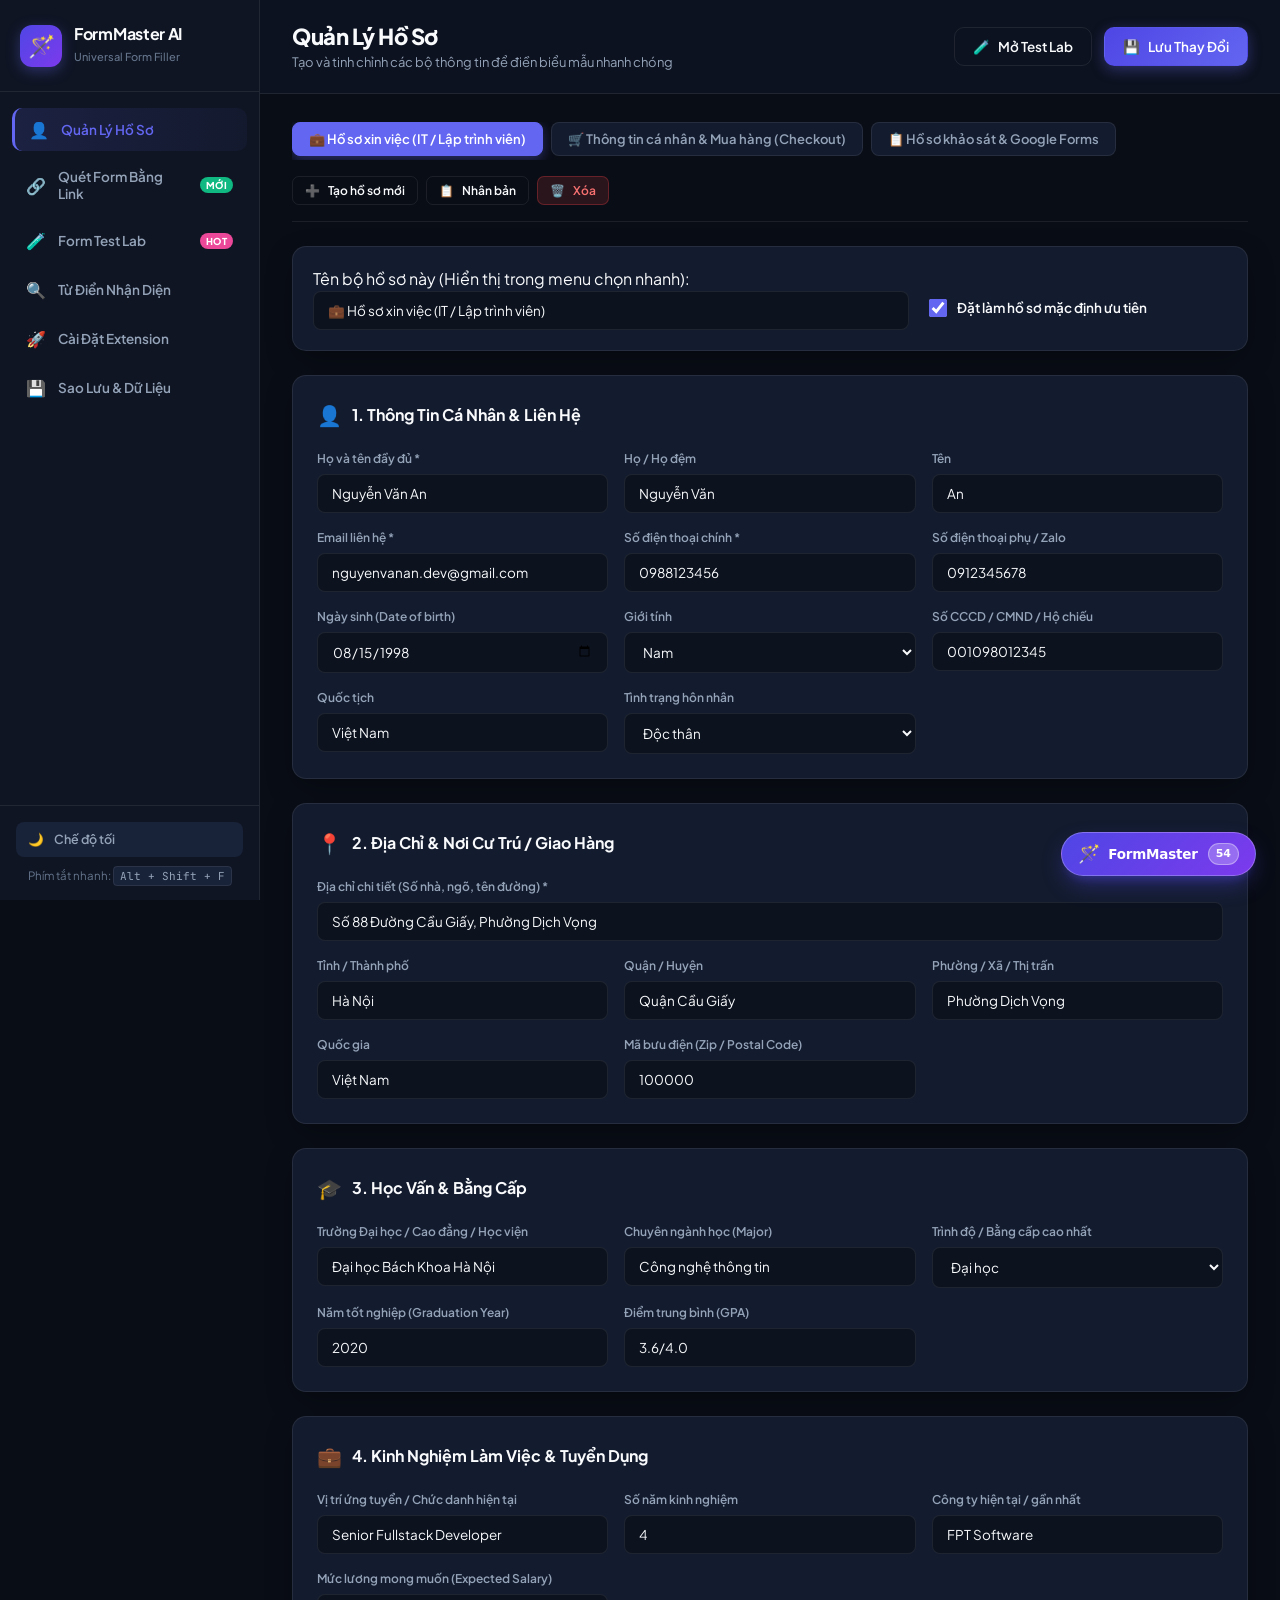
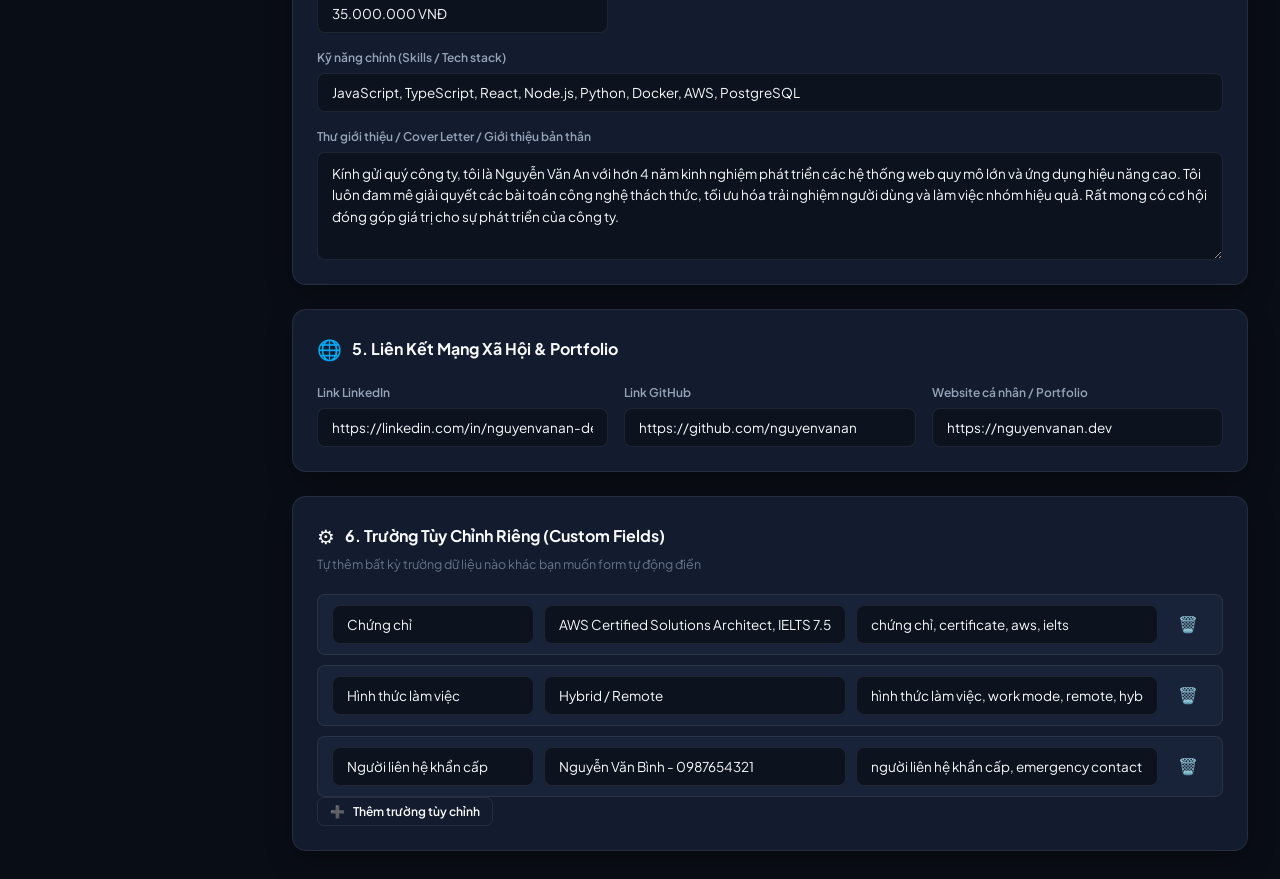
<file: index.html>
<!DOCTYPE html>
<html lang="vi">
<head>
  <meta charset="UTF-8">
  <meta name="viewport" content="width=device-width, initial-scale=1.0">
  <title>FormMaster AI - Điền Mọi Loại Form Thông Minh</title>
  <link rel="icon" type="image/png" href="icons/icon48.png">
  <link rel="stylesheet" href="options/options.css">
  <link rel="stylesheet" href="content/floating-widget.css">
</head>
<body class="theme-dark">
  <div class="app-layout">
    <!-- Sidebar -->
    <aside class="sidebar">
      <div class="sidebar-brand">
        <div class="brand-logo">🪄</div>
        <div class="brand-text">
          <h2>FormMaster AI</h2>
          <span>Universal Form Filler</span>
        </div>
      </div>

      <nav class="nav-menu">
        <button class="nav-item active" data-tab="tab-profiles">
          <span class="nav-icon">👤</span>
          <span class="nav-label">Quản Lý Hồ Sơ</span>
        </button>
        <button class="nav-item" data-tab="tab-scanner">
          <span class="nav-icon">🔗</span>
          <span class="nav-label">Quét Form Bằng Link</span>
          <span class="nav-pill" style="background:#10b981;">MỚI</span>
        </button>
        <button class="nav-item" data-tab="tab-playground">
          <span class="nav-icon">🧪</span>
          <span class="nav-label">Form Test Lab</span>
          <span class="nav-pill">HOT</span>
        </button>
        <button class="nav-item" data-tab="tab-dictionary">
          <span class="nav-icon">🔍</span>
          <span class="nav-label">Từ Điển Nhận Diện</span>
        </button>
        <button class="nav-item" data-tab="tab-guide">
          <span class="nav-icon">🚀</span>
          <span class="nav-label">Cài Đặt Extension</span>
        </button>
        <button class="nav-item" data-tab="tab-backup">
          <span class="nav-icon">💾</span>
          <span class="nav-label">Sao Lưu & Dữ Liệu</span>
        </button>
      </nav>

      <div class="sidebar-footer">
        <div class="theme-toggle" id="theme-toggle">
          <span id="theme-icon">🌙</span>
          <span id="theme-text">Chế độ tối</span>
        </div>
        <div class="shortcut-tip">
          Phím tắt nhanh: <kbd>Alt + Shift + F</kbd>
        </div>
      </div>
    </aside>

    <!-- Main Content Area -->
    <main class="main-content">
      <!-- Top Bar -->
      <header class="topbar">
        <div class="topbar-left">
          <h1 id="page-heading">Quản Lý Hồ Sơ</h1>
          <p id="page-subheading">Tạo và tinh chỉnh các bộ thông tin để điền biểu mẫu nhanh chóng</p>
        </div>
        <div class="topbar-right">
          <button class="btn btn-outline" id="btn-quick-test-top">
            <span>🧪</span> Mở Test Lab
          </button>
          <button class="btn btn-primary" id="btn-save-all">
            <span>💾</span> Lưu Thay Đổi
          </button>
        </div>
      </header>

      <!-- TAB 1: Quản Lý Hồ Sơ (Profiles) -->
      <section class="tab-pane active" id="tab-profiles">
        <!-- Profile Picker Bar -->
        <div class="profile-header-bar">
          <div class="profile-tabs-scroll" id="profile-tabs-container">
            <!-- Render tabs here -->
          </div>
          <div class="profile-actions-bar">
            <button class="btn btn-sm btn-outline" id="btn-new-profile">
              <span>➕</span> Tạo hồ sơ mới
            </button>
            <button class="btn btn-sm btn-outline" id="btn-duplicate-profile">
              <span>📋</span> Nhân bản
            </button>
            <button class="btn btn-sm btn-danger" id="btn-delete-profile">
              <span>🗑️</span> Xóa
            </button>
          </div>
        </div>

        <!-- Active Profile Form Editor -->
        <div class="profile-editor-container">
          <!-- Thông tin cơ bản profile -->
          <div class="editor-card profile-name-card">
            <div class="field-row">
              <div class="field-col flex-2">
                <label class="field-label">Tên bộ hồ sơ này (Hiển thị trong menu chọn nhanh):</label>
                <input type="text" id="prof-name-input" class="input-text" placeholder="Ví dụ: Hồ sơ xin việc IT, Thông tin cá nhân...">
              </div>
              <div class="field-col flex-1 checkbox-col">
                <label class="checkbox-label">
                  <input type="checkbox" id="prof-is-default">
                  <span>Đặt làm hồ sơ mặc định ưu tiên</span>
                </label>
              </div>
            </div>
          </div>

          <!-- Section 1: Thông tin cá nhân & Liên hệ -->
          <div class="editor-section">
            <div class="section-title">
              <span class="section-icon">👤</span>
              <h3>1. Thông Tin Cá Nhân & Liên Hệ</h3>
            </div>
            <div class="section-grid">
              <div class="form-group">
                <label>Họ và tên đầy đủ *</label>
                <input type="text" id="p-fullName" class="input-text" placeholder="Nguyễn Văn An">
              </div>
              <div class="form-group">
                <label>Họ / Họ đệm</label>
                <input type="text" id="p-lastName" class="input-text" placeholder="Nguyễn Văn">
              </div>
              <div class="form-group">
                <label>Tên</label>
                <input type="text" id="p-firstName" class="input-text" placeholder="An">
              </div>
              <div class="form-group">
                <label>Email liên hệ *</label>
                <input type="email" id="p-email" class="input-text" placeholder="an.nguyen@gmail.com">
              </div>
              <div class="form-group">
                <label>Số điện thoại chính *</label>
                <input type="tel" id="p-phone" class="input-text" placeholder="0988123456">
              </div>
              <div class="form-group">
                <label>Số điện thoại phụ / Zalo</label>
                <input type="tel" id="p-phoneBackup" class="input-text" placeholder="0912345678">
              </div>
              <div class="form-group">
                <label>Ngày sinh (Date of birth)</label>
                <input type="date" id="p-dob" class="input-text">
              </div>
              <div class="form-group">
                <label>Giới tính</label>
                <select id="p-gender" class="input-select">
                  <option value="Nam">Nam</option>
                  <option value="Nữ">Nữ</option>
                  <option value="Khác">Khác / Không tiết lộ</option>
                </select>
              </div>
              <div class="form-group">
                <label>Số CCCD / CMND / Hộ chiếu</label>
                <input type="text" id="p-idCard" class="input-text" placeholder="001098012345">
              </div>
              <div class="form-group">
                <label>Quốc tịch</label>
                <input type="text" id="p-nationality" class="input-text" placeholder="Việt Nam">
              </div>
              <div class="form-group">
                <label>Tình trạng hôn nhân</label>
                <select id="p-maritalStatus" class="input-select">
                  <option value="Độc thân">Độc thân</option>
                  <option value="Đã kết hôn">Đã kết hôn</option>
                  <option value="Khác">Khác</option>
                </select>
              </div>
            </div>
          </div>

          <!-- Section 2: Địa chỉ & Cư trú -->
          <div class="editor-section">
            <div class="section-title">
              <span class="section-icon">📍</span>
              <h3>2. Địa Chỉ & Nơi Cư Trú / Giao Hàng</h3>
            </div>
            <div class="section-grid">
              <div class="form-group full-width">
                <label>Địa chỉ chi tiết (Số nhà, ngõ, tên đường) *</label>
                <input type="text" id="p-address" class="input-text" placeholder="Số 88 Đường Cầu Giấy, Phường Dịch Vọng">
              </div>
              <div class="form-group">
                <label>Tỉnh / Thành phố</label>
                <input type="text" id="p-city" class="input-text" placeholder="Hà Nội / TP. Hồ Chí Minh / Đà Nẵng...">
              </div>
              <div class="form-group">
                <label>Quận / Huyện</label>
                <input type="text" id="p-district" class="input-text" placeholder="Quận Cầu Giấy / Quận 1...">
              </div>
              <div class="form-group">
                <label>Phường / Xã / Thị trấn</label>
                <input type="text" id="p-ward" class="input-text" placeholder="Phường Dịch Vọng / Phường Bến Nghé...">
              </div>
              <div class="form-group">
                <label>Quốc gia</label>
                <input type="text" id="p-country" class="input-text" placeholder="Việt Nam">
              </div>
              <div class="form-group">
                <label>Mã bưu điện (Zip / Postal Code)</label>
                <input type="text" id="p-zipCode" class="input-text" placeholder="100000 / 700000">
              </div>
            </div>
          </div>

          <!-- Section 3: Học vấn & Bằng cấp -->
          <div class="editor-section">
            <div class="section-title">
              <span class="section-icon">🎓</span>
              <h3>3. Học Vấn & Bằng Cấp</h3>
            </div>
            <div class="section-grid">
              <div class="form-group">
                <label>Trường Đại học / Cao đẳng / Học viện</label>
                <input type="text" id="p-university" class="input-text" placeholder="Đại học Bách Khoa Hà Nội">
              </div>
              <div class="form-group">
                <label>Chuyên ngành học (Major)</label>
                <input type="text" id="p-major" class="input-text" placeholder="Công nghệ thông tin / Kinh tế...">
              </div>
              <div class="form-group">
                <label>Trình độ / Bằng cấp cao nhất</label>
                <select id="p-educationLevel" class="input-select">
                  <option value="Đại học">Đại học</option>
                  <option value="Thạc sĩ">Thạc sĩ</option>
                  <option value="Tiến sĩ">Tiến sĩ</option>
                  <option value="Cao đẳng">Cao đẳng</option>
                  <option value="Trung cấp">Trung cấp</option>
                  <option value="Trung học phổ thông">Trung học phổ thông</option>
                </select>
              </div>
              <div class="form-group">
                <label>Năm tốt nghiệp (Graduation Year)</label>
                <input type="text" id="p-gradYear" class="input-text" placeholder="2020">
              </div>
              <div class="form-group">
                <label>Điểm trung bình (GPA)</label>
                <input type="text" id="p-gpa" class="input-text" placeholder="3.6/4.0">
              </div>
            </div>
          </div>

          <!-- Section 4: Tuyển dụng & Kinh nghiệm -->
          <div class="editor-section">
            <div class="section-title">
              <span class="section-icon">💼</span>
              <h3>4. Kinh Nghiệm Làm Việc & Tuyển Dụng</h3>
            </div>
            <div class="section-grid">
              <div class="form-group">
                <label>Vị trí ứng tuyển / Chức danh hiện tại</label>
                <input type="text" id="p-jobTitle" class="input-text" placeholder="Senior Fullstack Developer / Marketing Lead...">
              </div>
              <div class="form-group">
                <label>Số năm kinh nghiệm</label>
                <input type="text" id="p-experienceYears" class="input-text" placeholder="4">
              </div>
              <div class="form-group">
                <label>Công ty hiện tại / gần nhất</label>
                <input type="text" id="p-currentCompany" class="input-text" placeholder="FPT Software / VNG...">
              </div>
              <div class="form-group">
                <label>Mức lương mong muốn (Expected Salary)</label>
                <input type="text" id="p-expectedSalary" class="input-text" placeholder="35.000.000 VNĐ / Thỏa thuận">
              </div>
              <div class="form-group full-width">
                <label>Kỹ năng chính (Skills / Tech stack)</label>
                <input type="text" id="p-skills" class="input-text" placeholder="JavaScript, React, Node.js, Python, AWS...">
              </div>
              <div class="form-group full-width">
                <label>Thư giới thiệu / Cover Letter / Giới thiệu bản thân</label>
                <textarea id="p-coverLetter" class="input-textarea" rows="4" placeholder="Kính gửi quý công ty, tôi là..."></textarea>
              </div>
            </div>
          </div>

          <!-- Section 5: Liên kết & Mạng xã hội -->
          <div class="editor-section">
            <div class="section-title">
              <span class="section-icon">🌐</span>
              <h3>5. Liên Kết Mạng Xã Hội & Portfolio</h3>
            </div>
            <div class="section-grid">
              <div class="form-group">
                <label>Link LinkedIn</label>
                <input type="url" id="p-linkedin" class="input-text" placeholder="https://linkedin.com/in/nguyenvanan">
              </div>
              <div class="form-group">
                <label>Link GitHub</label>
                <input type="url" id="p-github" class="input-text" placeholder="https://github.com/nguyenvanan">
              </div>
              <div class="form-group">
                <label>Website cá nhân / Portfolio</label>
                <input type="url" id="p-portfolio" class="input-text" placeholder="https://nguyenvanan.dev">
              </div>
            </div>
          </div>

          <!-- Section 6: Trường tùy chỉnh mở rộng (Custom Fields) -->
          <div class="editor-section">
            <div class="section-title">
              <span class="section-icon">⚙️</span>
              <h3>6. Trường Tùy Chỉnh Riêng (Custom Fields)</h3>
              <p class="section-desc">Tự thêm bất kỳ trường dữ liệu nào khác bạn muốn form tự động điền</p>
            </div>

            <div class="custom-fields-table" id="custom-fields-container">
              <!-- Render custom field rows -->
            </div>

            <button class="btn btn-sm btn-outline mt-3" id="btn-add-custom-field">
              <span>➕</span> Thêm trường tùy chỉnh
            </button>
          </div>
        </div>
      </section>

      <!-- TAB: Quét & Điền Bằng Link (Google Forms URL Scanner) -->
      <section class="tab-pane" id="tab-scanner">
        <div class="scanner-hero">
          <div class="intro-badge">⚡ TỰ ĐỘNG PHÂN TÍCH & ĐIỀN FORM TỪ LINK</div>
          <h2>Quét & Điền Bằng Link Google Forms</h2>
          <p>Dán link Google Form bất kỳ vào đây. Hệ thống sẽ tự động bóc tách toàn bộ câu hỏi, so khớp với thông tin hồ sơ của bạn và tạo đường link điền sẵn 100%!</p>
        </div>

        <!-- Input Box -->
        <div class="scanner-input-card">
          <div class="scanner-input-group">
            <div class="scanner-url-field">
              <span class="url-icon">🔗</span>
              <input type="url" id="scanner-url-input" class="input-text-lg" placeholder="Dán link Google Form (https://docs.google.com/forms/d/e/.../viewform) vào đây...">
              <button class="btn btn-primary btn-lg" id="btn-start-scan">
                <span>🔍</span> Quét Form Ngay
              </button>
            </div>
            
            <div class="scanner-options-row">
              <div class="scanner-profile-picker">
                <label>Hồ sơ dùng để điền:</label>
                <select id="scanner-profile-select" class="input-select-inline"></select>
              </div>
              <div class="scanner-demo-links">
                <button class="btn-demo-link" id="btn-toggle-paste-html">📝 Dán Mã Nguồn HTML Form</button>
                <span>| Demo:</span>
                <button class="btn-demo-link" id="btn-load-demo-survey">📋 Khảo Sát</button>
                <button class="btn-demo-link" id="btn-load-demo-job">💼 Ứng Tuyển</button>
              </div>
            </div>

            <!-- Optional HTML Paste Fallback -->
            <div class="scanner-paste-box" id="scanner-paste-box" style="display: none; margin-top: 14px; padding: 14px; background: var(--bg-card-subtle); border: 1px dashed var(--border); border-radius: 10px;">
              <p style="font-size: 12.5px; color: var(--text-muted); margin-bottom: 8px;">
                💡 <strong>Mẹo vượt bảo mật Google trên GitHub Pages:</strong> Mở link Google Form &rarr; Nhấn <strong>Ctrl + U</strong> (Xem nguồn trang) &rarr; Nhấn <strong>Ctrl + A</strong> &rarr; <strong>Ctrl + C</strong> &rarr; Dán vào khung dưới đây:
              </p>
              <textarea id="scanner-html-input" class="input-text-scan input-textarea-scan" style="height: 100px; font-family: monospace; font-size: 11.5px;" placeholder="Dán mã nguồn HTML của Google Form (bắt đầu bằng &lt;!DOCTYPE html&gt;...) vào đây..."></textarea>
              <div style="display: flex; gap: 8px; margin-top: 8px;">
                <button class="btn btn-secondary btn-sm" id="btn-parse-pasted-html">
                  <span>⚡</span> Bóc Tách Câu Hỏi Từ Mã HTML
                </button>
                <button class="btn btn-outline btn-sm" id="btn-close-paste-html">
                  Đóng
                </button>
              </div>
            </div>
          </div>
        </div>

        <!-- Loading State -->
        <div class="scanner-loading" id="scanner-loading" style="display: none;">
          <div class="spinner"></div>
          <p>Đang phân tích cấu trúc Google Form và câu hỏi...</p>
        </div>

        <!-- Result Container -->
        <div class="scanner-result-container" id="scanner-result-container" style="display: none;">
          <div class="form-summary-card">
            <div class="summary-left">
              <span class="form-badge-icon">📋</span>
              <div>
                <h3 id="scanned-form-title">Tiêu đề Form</h3>
                <p id="scanned-form-desc">Mô tả form...</p>
              </div>
            </div>
            <div class="summary-right">
              <span class="badge-count" id="scanned-q-count">0 câu hỏi</span>
            </div>
          </div>

          <!-- Questions Table -->
          <div class="scanned-table-wrap">
            <table class="scanned-table">
              <thead>
                <tr>
                  <th style="width: 32%;">Câu Hỏi Trên Google Form</th>
                  <th style="width: 18%;">Loại Câu Hỏi</th>
                  <th style="width: 38%;">Câu Trả Lời Tự Động (Có Thể Chỉnh Sửa)</th>
                  <th style="width: 12%;">Độ Tin Cậy</th>
                </tr>
              </thead>
              <tbody id="scanned-table-body">
                <!-- Render bằng JS -->
              </tbody>
            </table>
          </div>

          <!-- Action Bar -->
          <div class="scanner-actions-bar">
            <button class="btn btn-primary btn-lg" id="btn-open-prefilled">
              <span>🚀</span> Mở Google Form Đã Điền Sẵn 100%
            </button>
            <button class="btn btn-secondary" id="btn-copy-prefilled">
              <span>📋</span> Sao Chép Link Đã Điền
            </button>
            <button class="btn btn-outline" id="btn-rescan">
              <span>🔄</span> Quét Lại
            </button>
          </div>
        </div>
      </section>

      <!-- TAB 2: Form Playground & Test Lab -->
      <section class="tab-pane" id="tab-playground">
        <div class="playground-intro">
          <div class="intro-badge">🧪 LIVE INTERACTIVE PLAYGROUND</div>
          <h2>Phòng Thử Nghiệm Điền Form Thực Tế</h2>
          <p>Trải nghiệm tốc độ và độ chính xác của FormMaster AI trên các mẫu form thực tế phổ biến nhất hiện nay.</p>
        </div>

        <!-- Playground Selector Tabs -->
        <div class="playground-tabs">
          <button class="pg-tab active" data-form="form-job">💼 1. Đơn Ứng Tuyển Việc Làm (TopCV/Lever)</button>
          <button class="pg-tab" data-form="form-gform">📋 2. Google Forms Simulator (Chuẩn 100%)</button>
          <button class="pg-tab" data-form="form-checkout">🛒 3. Đơn Đặt Hàng & Giao Nhận (Checkout)</button>
          <button class="pg-tab" data-form="form-survey">📊 4. Khảo Sát & Đăng Ký Sự Kiện</button>
        </div>

        <!-- Floating Test Action Bar for Playground -->
        <div class="playground-control-bar">
          <div class="pg-profile-select-wrap">
            <span>Dùng hồ sơ:</span>
            <select id="pg-profile-picker" class="input-select-inline"></select>
          </div>
          <div class="pg-actions">
            <button class="btn btn-primary" id="btn-pg-fill">
              <span>⚡</span> Thử Điền Form Này
            </button>
            <button class="btn btn-secondary" id="btn-pg-random">
              <span>🎲</span> Dữ Liệu Test Ngẫu Nhiên
            </button>
            <button class="btn btn-outline" id="btn-pg-clear">
              <span>🧹</span> Xóa Trắng
            </button>
          </div>
        </div>

        <div class="pg-stats-bar" id="pg-stats-bar" style="display: none;">
          <span class="stats-icon">⚡</span>
          <span id="pg-stats-text">Đã điền thành công 8/8 trường trong 0.04s!</span>
        </div>

        <!-- FORM 1: Job Application Form -->
        <div class="test-form-wrapper active" id="form-job">
          <div class="test-form-card">
            <div class="form-header">
              <h3>Đơn Ứng Tuyển: Kỹ Sư Phần Mềm / Chuyên Viên Công Nghệ</h3>
              <p>Vui lòng điền thông tin chính xác để bộ phận tuyển dụng liên hệ phỏng vấn.</p>
            </div>
            <div class="test-form-body">
              <div class="form-row-2">
                <div class="form-group">
                  <label>Họ và tên ứng viên <span class="req">*</span></label>
                  <input type="text" name="applicant_fullname" class="input-text" placeholder="Nhập họ và tên...">
                </div>
                <div class="form-group">
                  <label>Địa chỉ email liên hệ <span class="req">*</span></label>
                  <input type="email" name="applicant_email" class="input-text" placeholder="example@domain.com">
                </div>
              </div>
              <div class="form-row-2">
                <div class="form-group">
                  <label>Số điện thoại di động <span class="req">*</span></label>
                  <input type="tel" name="applicant_phone" class="input-text" placeholder="098xxxxxxx">
                </div>
                <div class="form-group">
                  <label>Số năm kinh nghiệm làm việc <span class="req">*</span></label>
                  <input type="text" name="experience_years" class="input-text" placeholder="Ví dụ: 3 năm">
                </div>
              </div>
              <div class="form-row-2">
                <div class="form-group">
                  <label>Vị trí ứng tuyển mong muốn</label>
                  <input type="text" name="desired_position" class="input-text" placeholder="Ví dụ: Frontend Engineer">
                </div>
                <div class="form-group">
                  <label>Mức lương mong muốn (Gross)</label>
                  <input type="text" name="expected_salary" class="input-text" placeholder="Ví dụ: 30.000.000 VNĐ">
                </div>
              </div>
              <div class="form-row-2">
                <div class="form-group">
                  <label>Trường đại học tốt nghiệp</label>
                  <input type="text" name="university_name" class="input-text" placeholder="Trường ĐH...">
                </div>
                <div class="form-group">
                  <label>Chuyên ngành học</label>
                  <input type="text" name="major_subject" class="input-text" placeholder="CNTT, Hệ thống thông tin...">
                </div>
              </div>
              <div class="form-row-2">
                <div class="form-group">
                  <label>Link Profile LinkedIn</label>
                  <input type="url" name="linkedin_profile_url" class="input-text" placeholder="https://linkedin.com/in/...">
                </div>
                <div class="form-group">
                  <label>Link GitHub / Portfolio</label>
                  <input type="url" name="github_profile_url" class="input-text" placeholder="https://github.com/...">
                </div>
              </div>
              <div class="form-group">
                <label>Kỹ năng chuyên môn / Công nghệ làm chủ</label>
                <input type="text" name="technical_skills" class="input-text" placeholder="React, Node.js, Docker, Python...">
              </div>
              <div class="form-group">
                <label>Thư giới thiệu bản thân & Lý do ứng tuyển (Cover Letter)</label>
                <textarea name="applicant_cover_letter" class="input-textarea" rows="4" placeholder="Nêu vắn tắt thế mạnh và lý do muốn gia nhập công ty..."></textarea>
              </div>
            </div>
          </div>
        </div>

        <!-- FORM 2: Google Forms Simulator -->
        <div class="test-form-wrapper" id="form-gform">
          <div class="gform-container">
            <div class="gform-banner"></div>
            <div class="gform-header-card">
              <h2 class="gform-main-title">Biểu mẫu khảo sát thông tin & Đăng ký dịch vụ</h2>
              <p class="gform-main-desc">Mô phỏng 100% cấu trúc DOM, lớp CSS và cách hoạt động của Google Forms thật</p>
              <div class="gform-req-note">* Biểu thị câu hỏi bắt buộc</div>
            </div>

            <!-- GForm Question 1: Text -->
            <div class="gform-card Qr7Oae">
              <div class="gform-q-title" role="heading">1. Họ và tên của bạn <span class="req">*</span></div>
              <div class="gform-input-wrap">
                <input type="text" class="whsOnd gform-text-input" placeholder="Câu trả lời của bạn">
              </div>
            </div>

            <!-- GForm Question 2: Email -->
            <div class="gform-card Qr7Oae">
              <div class="gform-q-title" role="heading">2. Địa chỉ email nhận thông báo <span class="req">*</span></div>
              <div class="gform-input-wrap">
                <input type="email" class="whsOnd gform-text-input" placeholder="Câu trả lời của bạn">
              </div>
            </div>

            <!-- GForm Question 3: Phone -->
            <div class="gform-card Qr7Oae">
              <div class="gform-q-title" role="heading">3. Số điện thoại liên lạc <span class="req">*</span></div>
              <div class="gform-input-wrap">
                <input type="tel" class="whsOnd gform-text-input" placeholder="Câu trả lời của bạn">
              </div>
            </div>

            <!-- GForm Question 4: Radio (Giới tính) -->
            <div class="gform-card Qr7Oae">
              <div class="gform-q-title" role="heading">4. Giới tính <span class="req">*</span></div>
              <div class="gform-radio-group" role="radiogroup">
                <label class="gform-radio-option">
                  <div class="gform-radio-circle" role="radio" data-value="Nam" aria-checked="false"></div>
                  <span>Nam</span>
                </label>
                <label class="gform-radio-option">
                  <div class="gform-radio-circle" role="radio" data-value="Nữ" aria-checked="false"></div>
                  <span>Nữ</span>
                </label>
                <label class="gform-radio-option">
                  <div class="gform-radio-circle" role="radio" data-value="Khác" aria-checked="false"></div>
                  <span>Khác</span>
                </label>
              </div>
            </div>

            <!-- GForm Question 5: Date (Ngày sinh) -->
            <div class="gform-card Qr7Oae">
              <div class="gform-q-title" role="heading">5. Ngày tháng năm sinh</div>
              <div class="gform-input-wrap">
                <input type="date" class="whsOnd gform-text-input">
              </div>
            </div>

            <!-- GForm Question 6: Dropdown (Trình độ học vấn) -->
            <div class="gform-card Qr7Oae">
              <div class="gform-q-title" role="heading">6. Trình độ học vấn cao nhất</div>
              <div class="gform-input-wrap">
                <select class="whsOnd input-select">
                  <option value="">Chọn trình độ...</option>
                  <option value="Đại học">Đại học</option>
                  <option value="Thạc sĩ">Thạc sĩ</option>
                  <option value="Tiến sĩ">Tiến sĩ</option>
                  <option value="Cao đẳng">Cao đẳng</option>
                </select>
              </div>
            </div>

            <!-- GForm Question 7: Textarea (Ý kiến góp ý) -->
            <div class="gform-card Qr7Oae">
              <div class="gform-q-title" role="heading">7. Ý kiến đóng góp hoặc ghi chú thêm</div>
              <div class="gform-input-wrap">
                <textarea class="KHxj8b gform-textarea" rows="3" placeholder="Câu trả lời của bạn"></textarea>
              </div>
            </div>
          </div>
        </div>

        <!-- FORM 3: Checkout Form -->
        <div class="test-form-wrapper" id="form-checkout">
          <div class="test-form-card">
            <div class="form-header">
              <h3>Địa Chỉ Nhận Hàng & Thanh Toán (E-Commerce Checkout)</h3>
              <p>Mẫu biểu mẫu thanh toán chuẩn Shopee, Lazada, Tiki, TikTok Shop.</p>
            </div>
            <div class="test-form-body">
              <div class="form-row-2">
                <div class="form-group">
                  <label>Họ và tên người nhận hàng <span class="req">*</span></label>
                  <input type="text" name="shipping_fullname" class="input-text" placeholder="Nguyễn Văn An">
                </div>
                <div class="form-group">
                  <label>Số điện thoại nhận hàng <span class="req">*</span></label>
                  <input type="tel" name="shipping_phone" class="input-text" placeholder="098xxxxxxx">
                </div>
              </div>
              <div class="form-row-3">
                <div class="form-group">
                  <label>Tỉnh / Thành phố <span class="req">*</span></label>
                  <input type="text" name="shipping_city" class="input-text" placeholder="Hà Nội">
                </div>
                <div class="form-group">
                  <label>Quận / Huyện <span class="req">*</span></label>
                  <input type="text" name="shipping_district" class="input-text" placeholder="Quận Cầu Giấy">
                </div>
                <div class="form-group">
                  <label>Phường / Xã <span class="req">*</span></label>
                  <input type="text" name="shipping_ward" class="input-text" placeholder="Phường Dịch Vọng">
                </div>
              </div>
              <div class="form-group">
                <label>Địa chỉ chi tiết (Số nhà, tên ngõ, tên đường) <span class="req">*</span></label>
                <input type="text" name="shipping_address" class="input-text" placeholder="Số 88 Đường Cầu Giấy">
              </div>
              <div class="form-group">
                <label>Lời dặn / Ghi chú cho tài xế giao hàng</label>
                <textarea name="shipping_notes" class="input-textarea" rows="2" placeholder="Giao hàng giờ hành chính, gọi trước khi đến 15 phút..."></textarea>
              </div>
            </div>
          </div>
        </div>

        <!-- FORM 4: Survey Form -->
        <div class="test-form-wrapper" id="form-survey">
          <div class="test-form-card">
            <div class="form-header">
              <h3>Đăng Ký Tham Gia Hội Thảo Công Nghệ & Khảo Sát</h3>
              <p>Mẫu đăng ký sự kiện kết hợp lấy ý kiến người tham dự.</p>
            </div>
            <div class="test-form-body">
              <div class="form-row-2">
                <div class="form-group">
                  <label>Tên người tham gia</label>
                  <input type="text" name="attendee_name" class="input-text" placeholder="Họ và tên...">
                </div>
                <div class="form-group">
                  <label>Email liên hệ</label>
                  <input type="email" name="attendee_email" class="input-text" placeholder="email@domain.com">
                </div>
              </div>
              <div class="form-row-2">
                <div class="form-group">
                  <label>Số điện thoại di động</label>
                  <input type="tel" name="attendee_phone" class="input-text" placeholder="09xxxxxxxx">
                </div>
                <div class="form-group">
                  <label>Đơn vị công tác / Công ty hiện tại</label>
                  <input type="text" name="attendee_company" class="input-text" placeholder="Tên công ty / trường...">
                </div>
              </div>
              <div class="form-group">
                <label>Vị trí công tác hiện tại</label>
                <input type="text" name="attendee_role" class="input-text" placeholder="Kỹ sư, Sinh viên, Quản lý...">
              </div>
              <div class="form-group">
                <label>Góp ý hoặc câu hỏi bạn muốn thảo luận tại hội thảo</label>
                <textarea name="attendee_feedback" class="input-textarea" rows="3" placeholder="Chia sẻ chủ đề bạn quan tâm..."></textarea>
              </div>
            </div>
          </div>
        </div>
      </section>

      <!-- TAB 3: Từ Điển Nhận Diện (Semantic Dictionary) -->
      <section class="tab-pane" id="tab-dictionary">
        <div class="dict-header">
          <h2>Bộ Từ Điển Nhận Diện Ngữ Nghĩa (30+ Trường)</h2>
          <p>Hệ thống tự động so khớp các từ khóa tiếng Việt & tiếng Anh trên nhãn, placeholder, name, id và aria-label.</p>
          <div class="dict-search-box">
            <input type="text" id="dict-search-input" class="input-text" placeholder="🔍 Tìm kiếm trường (vd: họ tên, cccd, lương, email...)">
          </div>
        </div>

        <div class="dict-table-container">
          <table class="dict-table">
            <thead>
              <tr>
                <th style="width: 22%;">Trường Dữ Liệu</th>
                <th style="width: 15%;">Mã Key</th>
                <th style="width: 50%;">Từ Khóa Nhận Diện (Việt & Anh)</th>
                <th style="width: 13%;">Độ Ưu Tiên</th>
              </tr>
            </thead>
            <tbody id="dict-table-body">
              <!-- Sẽ render bằng JS từ FormMasterRules -->
            </tbody>
          </table>
        </div>
      </section>

      <!-- TAB 4: Hướng Dẫn Cài Đặt Extension -->
      <section class="tab-pane" id="tab-guide">
        <div class="guide-container">
          <div class="guide-hero">
            <div class="guide-hero-badge">CHỈ 3 BƯỚC ĐƠN GIẢN</div>
            <h2>Hướng Dẫn Cài Đặt Vào Chrome / Edge</h2>
            <p>FormMaster AI được đóng gói theo chuẩn Manifest V3 mới nhất, có thể nạp trực tiếp vào trình duyệt trong 10 giây mà không cần đưa lên Chrome Web Store.</p>
          </div>

          <div class="guide-steps-grid">
            <div class="step-card">
              <div class="step-num">1</div>
              <div class="step-content">
                <h3>Mở Trang Quản Lý Tiện Ích</h3>
                <p>Nhập địa chỉ sau vào thanh tìm kiếm của trình duyệt và nhấn <b>Enter</b>:</p>
                <div class="code-pill">
                  <code>chrome://extensions</code> hoặc <code>edge://extensions</code>
                </div>
              </div>
            </div>

            <div class="step-card">
              <div class="step-num">2</div>
              <div class="step-content">
                <h3>Bật Chế Độ Nhà Phát Triển</h3>
                <p>Ở góc trên bên phải màn hình, gạt công tắc <b>"Chế độ dành cho nhà phát triển" (Developer mode)</b> sang trạng thái <b>BẬT (ON)</b>.</p>
              </div>
            </div>

            <div class="step-card">
              <div class="step-num">3</div>
              <div class="step-content">
                <h3>Tải Tiện Ích Đã Giải Nén</h3>
                <p>Bấm nút <b>"Tải tiện ích đã giải nén" (Load unpacked)</b> ở góc trên bên trái, sau đó chọn thư mục:</p>
                <div class="code-pill">
                  <code id="folder-path-display">d:\AppForm</code>
                  <button class="btn-copy-path" id="btn-copy-path" title="Sao chép đường dẫn">📋</button>
                </div>
              </div>
            </div>
          </div>

          <div class="guide-success-banner">
            <span class="success-icon">🎉</span>
            <div>
              <h4>Hoàn tất! Tiện ích đã sẵn sàng hoạt động</h4>
              <p>Mở bất kỳ trang web nào (Google Forms, TopCV, web tuyển dụng, đăng ký dịch vụ...), bạn sẽ thấy nút nổi <b>🪄 FormMaster</b> ở góc dưới bên phải hoặc chỉ cần nhấn tổ hợp phím <b>Alt + Shift + F</b> để điền toàn bộ trang trong 1 giây!</p>
            </div>
          </div>
        </div>
      </section>

      <!-- TAB 5: Sao Lưu & Dữ Liệu (Backup) -->
      <section class="tab-pane" id="tab-backup">
        <div class="backup-grid">
          <!-- Xuất JSON -->
          <div class="backup-card">
            <div class="backup-card-icon">📤</div>
            <h3>Xuất Dữ Liệu (Export JSON)</h3>
            <p>Tải toàn bộ hồ sơ và trường tùy chỉnh về máy tính dưới định dạng file JSON để sao lưu hoặc chuyển sang máy khác.</p>
            <button class="btn btn-primary" id="btn-export-json">
              <span>📥</span> Tải File JSON Hồ Sơ
            </button>
          </div>

          <!-- Nhập JSON -->
          <div class="backup-card">
            <div class="backup-card-icon">📥</div>
            <h3>Nhập Dữ Liệu (Import JSON)</h3>
            <p>Khôi phục hồ sơ đã sao lưu từ file JSON trên máy tính của bạn.</p>
            <input type="file" id="file-import-json" accept=".json" style="display: none;">
            <button class="btn btn-secondary" id="btn-trigger-import">
              <span>📂</span> Chọn File JSON Để Nhập
            </button>
          </div>

          <!-- Khôi phục mặc định -->
          <div class="backup-card">
            <div class="backup-card-icon">🔄</div>
            <h3>Khôi Phục Hồ Sơ Mẫu Mặc Định</h3>
            <p>Nạp lại 3 bộ hồ sơ mẫu chuẩn Việt Nam (Xin việc IT, Mua hàng Checkout, Khảo sát Google Forms).</p>
            <button class="btn btn-outline" id="btn-reset-defaults">
              <span>♻️</span> Khôi Phục Dữ Liệu Mẫu
            </button>
          </div>
        </div>
      </section>
    </main>
  </div>

  <!-- Notification Toast -->
  <div class="app-toast" id="app-toast"></div>

  <!-- Scripts -->
  <script src="data/default-profiles.js"></script>
  <script src="content/rules.js"></script>
  <script src="content/detector.js"></script>
  <script src="content/form-filler.js"></script>
  <script src="content/floating-widget.js"></script>
  <script src="content/gform-parser.js"></script>
  <script src="options/options.js"></script>
</body>
</html>
</file>
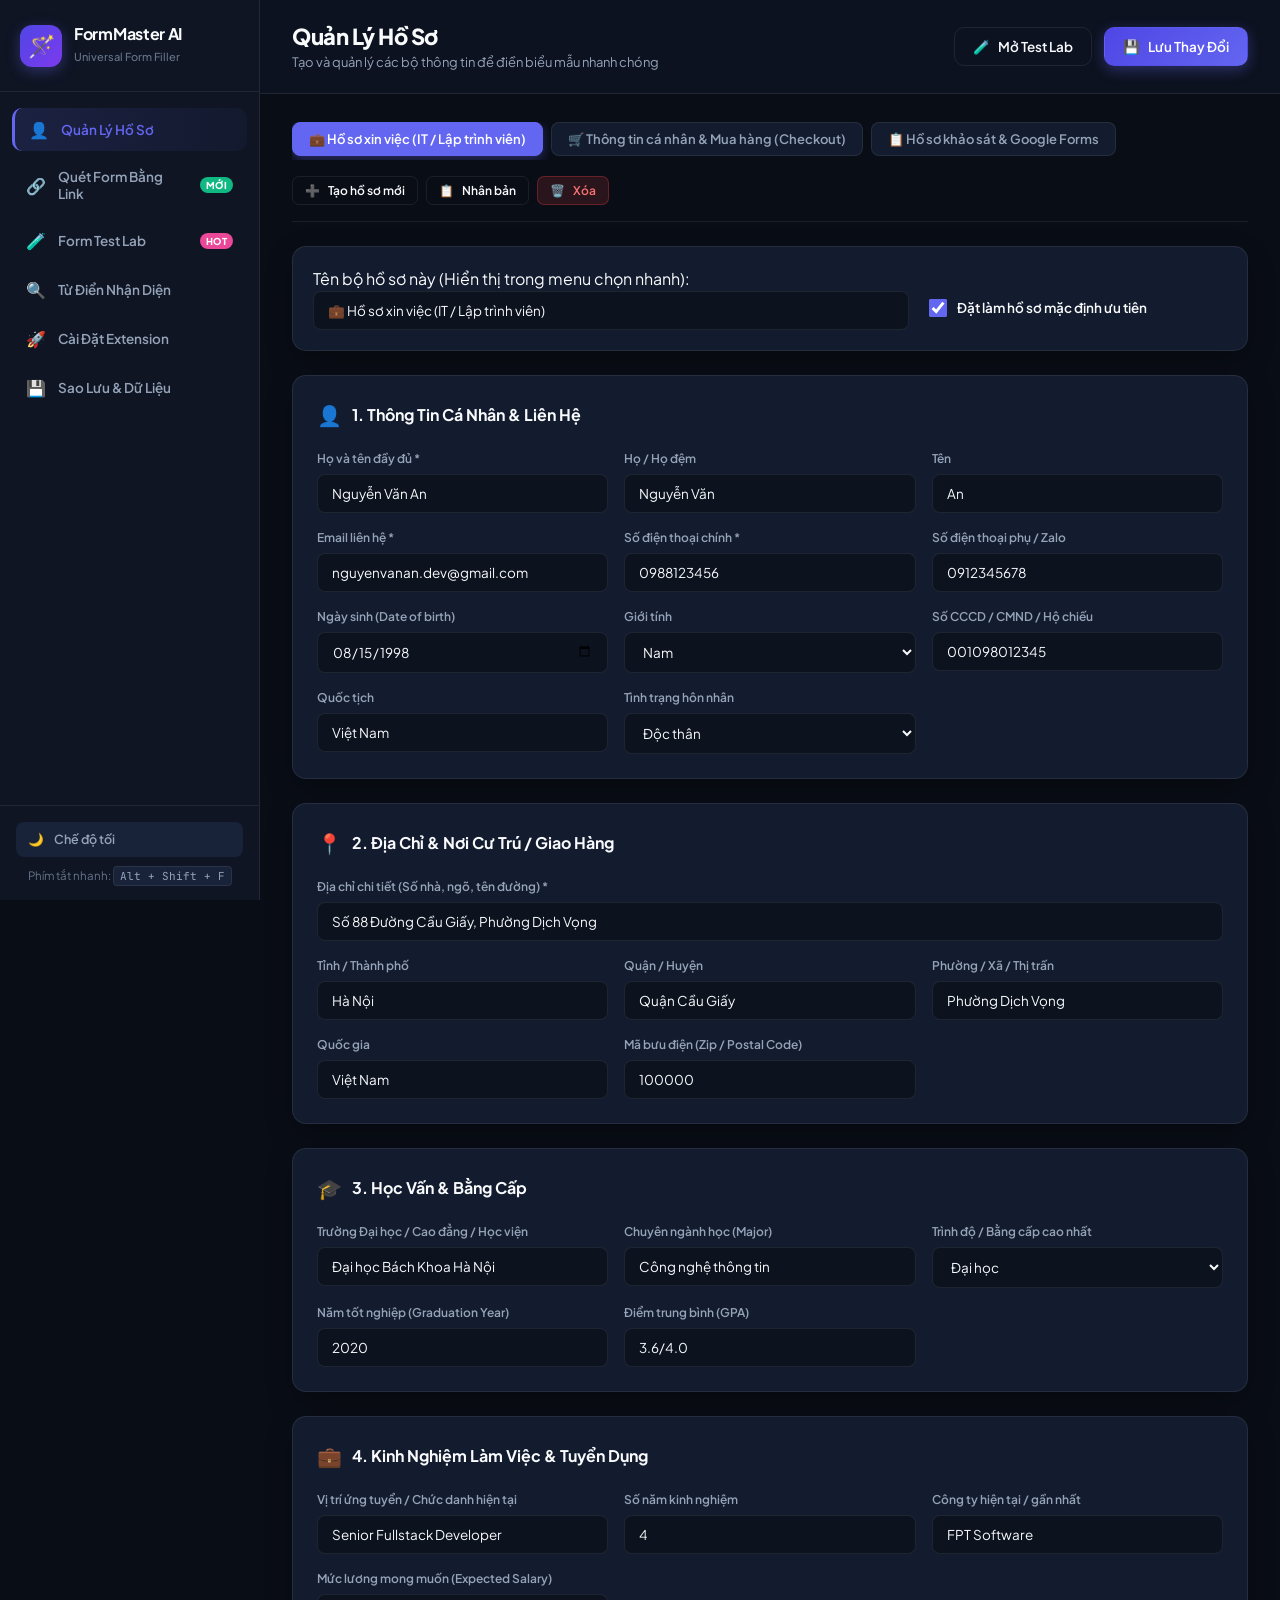
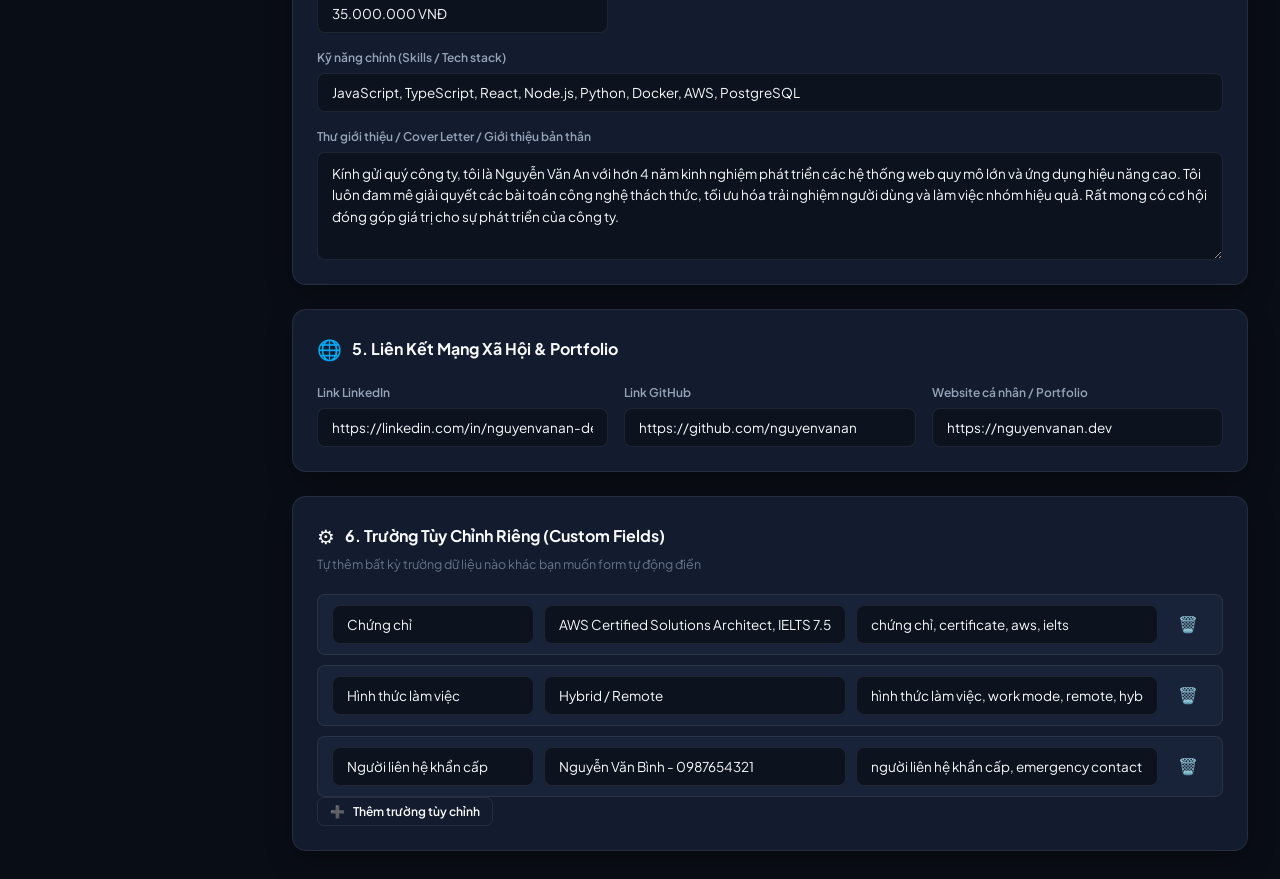
<file: options/options.html>
<!DOCTYPE html>
<html lang="vi">
<head>
  <meta charset="UTF-8">
  <meta name="viewport" content="width=device-width, initial-scale=1.0">
  <title>FormMaster AI - Bảng Điều Khiển & Quản Lý Hồ Sơ</title>
  <link rel="icon" type="image/png" href="../icons/icon48.png">
  <link rel="stylesheet" href="options.css">
  <link rel="stylesheet" href="../content/floating-widget.css">
</head>
<body class="theme-dark">
  <div class="app-layout">
    <!-- Sidebar -->
    <aside class="sidebar">
      <div class="sidebar-brand">
        <div class="brand-logo">🪄</div>
        <div class="brand-text">
          <h2>FormMaster AI</h2>
          <span>Universal Form Filler</span>
        </div>
      </div>

      <nav class="nav-menu">
        <button class="nav-item active" data-tab="tab-profiles">
          <span class="nav-icon">👤</span>
          <span class="nav-label">Quản Lý Hồ Sơ</span>
        </button>
        <button class="nav-item" data-tab="tab-scanner">
          <span class="nav-icon">🔗</span>
          <span class="nav-label">Quét Form Bằng Link</span>
          <span class="nav-pill" style="background:#10b981;">MỚI</span>
        </button>
        <button class="nav-item" data-tab="tab-playground">
          <span class="nav-icon">🧪</span>
          <span class="nav-label">Form Test Lab</span>
          <span class="nav-pill">HOT</span>
        </button>
        <button class="nav-item" data-tab="tab-dictionary">
          <span class="nav-icon">🔍</span>
          <span class="nav-label">Từ Điển Nhận Diện</span>
        </button>
        <button class="nav-item" data-tab="tab-guide">
          <span class="nav-icon">🚀</span>
          <span class="nav-label">Cài Đặt Extension</span>
        </button>
        <button class="nav-item" data-tab="tab-backup">
          <span class="nav-icon">💾</span>
          <span class="nav-label">Sao Lưu & Dữ Liệu</span>
        </button>
      </nav>

      <div class="sidebar-footer">
        <div class="theme-toggle" id="theme-toggle">
          <span id="theme-icon">🌙</span>
          <span id="theme-text">Chế độ tối</span>
        </div>
        <div class="shortcut-tip">
          Phím tắt nhanh: <kbd>Alt + Shift + F</kbd>
        </div>
      </div>
    </aside>

    <!-- Main Content Area -->
    <main class="main-content">
      <!-- Top Bar -->
      <header class="topbar">
        <div class="topbar-left">
          <h1 id="page-heading">Quản Lý Hồ Sơ</h1>
          <p id="page-subheading">Tạo và quản lý các bộ thông tin để điền biểu mẫu nhanh chóng</p>
        </div>
        <div class="topbar-right">
          <button class="btn btn-outline" id="btn-quick-test-top">
            <span>🧪</span> Mở Test Lab
          </button>
          <button class="btn btn-primary" id="btn-save-all">
            <span>💾</span> Lưu Thay Đổi
          </button>
        </div>
      </header>

      <!-- TAB 1: Quản Lý Hồ Sơ (Profiles) -->
      <section class="tab-pane active" id="tab-profiles">
        <!-- Profile Picker Bar -->
        <div class="profile-header-bar">
          <div class="profile-tabs-scroll" id="profile-tabs-container">
            <!-- Render tabs here -->
          </div>
          <div class="profile-actions-bar">
            <button class="btn btn-sm btn-outline" id="btn-new-profile">
              <span>➕</span> Tạo hồ sơ mới
            </button>
            <button class="btn btn-sm btn-outline" id="btn-duplicate-profile">
              <span>📋</span> Nhân bản
            </button>
            <button class="btn btn-sm btn-danger" id="btn-delete-profile">
              <span>🗑️</span> Xóa
            </button>
          </div>
        </div>

        <!-- Active Profile Form Editor -->
        <div class="profile-editor-container">
          <!-- Thông tin cơ bản profile -->
          <div class="editor-card profile-name-card">
            <div class="field-row">
              <div class="field-col flex-2">
                <label class="field-label">Tên bộ hồ sơ này (Hiển thị trong menu chọn nhanh):</label>
                <input type="text" id="prof-name-input" class="input-text" placeholder="Ví dụ: Hồ sơ xin việc IT, Thông tin cá nhân...">
              </div>
              <div class="field-col flex-1 checkbox-col">
                <label class="checkbox-label">
                  <input type="checkbox" id="prof-is-default">
                  <span>Đặt làm hồ sơ mặc định ưu tiên</span>
                </label>
              </div>
            </div>
          </div>

          <!-- Section 1: Thông tin cá nhân & Liên hệ -->
          <div class="editor-section">
            <div class="section-title">
              <span class="section-icon">👤</span>
              <h3>1. Thông Tin Cá Nhân & Liên Hệ</h3>
            </div>
            <div class="section-grid">
              <div class="form-group">
                <label>Họ và tên đầy đủ *</label>
                <input type="text" id="p-fullName" class="input-text" placeholder="Nguyễn Văn An">
              </div>
              <div class="form-group">
                <label>Họ / Họ đệm</label>
                <input type="text" id="p-lastName" class="input-text" placeholder="Nguyễn Văn">
              </div>
              <div class="form-group">
                <label>Tên</label>
                <input type="text" id="p-firstName" class="input-text" placeholder="An">
              </div>
              <div class="form-group">
                <label>Email liên hệ *</label>
                <input type="email" id="p-email" class="input-text" placeholder="an.nguyen@gmail.com">
              </div>
              <div class="form-group">
                <label>Số điện thoại chính *</label>
                <input type="tel" id="p-phone" class="input-text" placeholder="0988123456">
              </div>
              <div class="form-group">
                <label>Số điện thoại phụ / Zalo</label>
                <input type="tel" id="p-phoneBackup" class="input-text" placeholder="0912345678">
              </div>
              <div class="form-group">
                <label>Ngày sinh (Date of birth)</label>
                <input type="date" id="p-dob" class="input-text">
              </div>
              <div class="form-group">
                <label>Giới tính</label>
                <select id="p-gender" class="input-select">
                  <option value="Nam">Nam</option>
                  <option value="Nữ">Nữ</option>
                  <option value="Khác">Khác / Không tiết lộ</option>
                </select>
              </div>
              <div class="form-group">
                <label>Số CCCD / CMND / Hộ chiếu</label>
                <input type="text" id="p-idCard" class="input-text" placeholder="001098012345">
              </div>
              <div class="form-group">
                <label>Quốc tịch</label>
                <input type="text" id="p-nationality" class="input-text" placeholder="Việt Nam">
              </div>
              <div class="form-group">
                <label>Tình trạng hôn nhân</label>
                <select id="p-maritalStatus" class="input-select">
                  <option value="Độc thân">Độc thân</option>
                  <option value="Đã kết hôn">Đã kết hôn</option>
                  <option value="Khác">Khác</option>
                </select>
              </div>
            </div>
          </div>

          <!-- Section 2: Địa chỉ & Cư trú -->
          <div class="editor-section">
            <div class="section-title">
              <span class="section-icon">📍</span>
              <h3>2. Địa Chỉ & Nơi Cư Trú / Giao Hàng</h3>
            </div>
            <div class="section-grid">
              <div class="form-group full-width">
                <label>Địa chỉ chi tiết (Số nhà, ngõ, tên đường) *</label>
                <input type="text" id="p-address" class="input-text" placeholder="Số 88 Đường Cầu Giấy, Phường Dịch Vọng">
              </div>
              <div class="form-group">
                <label>Tỉnh / Thành phố</label>
                <input type="text" id="p-city" class="input-text" placeholder="Hà Nội / TP. Hồ Chí Minh / Đà Nẵng...">
              </div>
              <div class="form-group">
                <label>Quận / Huyện</label>
                <input type="text" id="p-district" class="input-text" placeholder="Quận Cầu Giấy / Quận 1...">
              </div>
              <div class="form-group">
                <label>Phường / Xã / Thị trấn</label>
                <input type="text" id="p-ward" class="input-text" placeholder="Phường Dịch Vọng / Phường Bến Nghé...">
              </div>
              <div class="form-group">
                <label>Quốc gia</label>
                <input type="text" id="p-country" class="input-text" placeholder="Việt Nam">
              </div>
              <div class="form-group">
                <label>Mã bưu điện (Zip / Postal Code)</label>
                <input type="text" id="p-zipCode" class="input-text" placeholder="100000 / 700000">
              </div>
            </div>
          </div>

          <!-- Section 3: Học vấn & Bằng cấp -->
          <div class="editor-section">
            <div class="section-title">
              <span class="section-icon">🎓</span>
              <h3>3. Học Vấn & Bằng Cấp</h3>
            </div>
            <div class="section-grid">
              <div class="form-group">
                <label>Trường Đại học / Cao đẳng / Học viện</label>
                <input type="text" id="p-university" class="input-text" placeholder="Đại học Bách Khoa Hà Nội">
              </div>
              <div class="form-group">
                <label>Chuyên ngành học (Major)</label>
                <input type="text" id="p-major" class="input-text" placeholder="Công nghệ thông tin / Kinh tế...">
              </div>
              <div class="form-group">
                <label>Trình độ / Bằng cấp cao nhất</label>
                <select id="p-educationLevel" class="input-select">
                  <option value="Đại học">Đại học</option>
                  <option value="Thạc sĩ">Thạc sĩ</option>
                  <option value="Tiến sĩ">Tiến sĩ</option>
                  <option value="Cao đẳng">Cao đẳng</option>
                  <option value="Trung cấp">Trung cấp</option>
                  <option value="Trung học phổ thông">Trung học phổ thông</option>
                </select>
              </div>
              <div class="form-group">
                <label>Năm tốt nghiệp (Graduation Year)</label>
                <input type="text" id="p-gradYear" class="input-text" placeholder="2020">
              </div>
              <div class="form-group">
                <label>Điểm trung bình (GPA)</label>
                <input type="text" id="p-gpa" class="input-text" placeholder="3.6/4.0">
              </div>
            </div>
          </div>

          <!-- Section 4: Tuyển dụng & Kinh nghiệm -->
          <div class="editor-section">
            <div class="section-title">
              <span class="section-icon">💼</span>
              <h3>4. Kinh Nghiệm Làm Việc & Tuyển Dụng</h3>
            </div>
            <div class="section-grid">
              <div class="form-group">
                <label>Vị trí ứng tuyển / Chức danh hiện tại</label>
                <input type="text" id="p-jobTitle" class="input-text" placeholder="Senior Fullstack Developer / Marketing Lead...">
              </div>
              <div class="form-group">
                <label>Số năm kinh nghiệm</label>
                <input type="text" id="p-experienceYears" class="input-text" placeholder="4">
              </div>
              <div class="form-group">
                <label>Công ty hiện tại / gần nhất</label>
                <input type="text" id="p-currentCompany" class="input-text" placeholder="FPT Software / VNG...">
              </div>
              <div class="form-group">
                <label>Mức lương mong muốn (Expected Salary)</label>
                <input type="text" id="p-expectedSalary" class="input-text" placeholder="35.000.000 VNĐ / Thỏa thuận">
              </div>
              <div class="form-group full-width">
                <label>Kỹ năng chính (Skills / Tech stack)</label>
                <input type="text" id="p-skills" class="input-text" placeholder="JavaScript, React, Node.js, Python, AWS...">
              </div>
              <div class="form-group full-width">
                <label>Thư giới thiệu / Cover Letter / Giới thiệu bản thân</label>
                <textarea id="p-coverLetter" class="input-textarea" rows="4" placeholder="Kính gửi quý công ty, tôi là..."></textarea>
              </div>
            </div>
          </div>

          <!-- Section 5: Liên kết & Mạng xã hội -->
          <div class="editor-section">
            <div class="section-title">
              <span class="section-icon">🌐</span>
              <h3>5. Liên Kết Mạng Xã Hội & Portfolio</h3>
            </div>
            <div class="section-grid">
              <div class="form-group">
                <label>Link LinkedIn</label>
                <input type="url" id="p-linkedin" class="input-text" placeholder="https://linkedin.com/in/nguyenvanan">
              </div>
              <div class="form-group">
                <label>Link GitHub</label>
                <input type="url" id="p-github" class="input-text" placeholder="https://github.com/nguyenvanan">
              </div>
              <div class="form-group">
                <label>Website cá nhân / Portfolio</label>
                <input type="url" id="p-portfolio" class="input-text" placeholder="https://nguyenvanan.dev">
              </div>
            </div>
          </div>

          <!-- Section 6: Trường tùy chỉnh mở rộng (Custom Fields) -->
          <div class="editor-section">
            <div class="section-title">
              <span class="section-icon">⚙️</span>
              <h3>6. Trường Tùy Chỉnh Riêng (Custom Fields)</h3>
              <p class="section-desc">Tự thêm bất kỳ trường dữ liệu nào khác bạn muốn form tự động điền</p>
            </div>

            <div class="custom-fields-table" id="custom-fields-container">
              <!-- Render custom field rows -->
            </div>

            <button class="btn btn-sm btn-outline mt-3" id="btn-add-custom-field">
              <span>➕</span> Thêm trường tùy chỉnh
            </button>
          </div>
        </div>
      </section>

      <!-- TAB: Quét & Điền Bằng Link (Google Forms URL Scanner) -->
      <section class="tab-pane" id="tab-scanner">
        <div class="scanner-hero">
          <div class="intro-badge">⚡ TỰ ĐỘNG PHÂN TÍCH & ĐIỀN FORM TỪ LINK</div>
          <h2>Quét & Điền Bằng Link Google Forms</h2>
          <p>Dán link Google Form bất kỳ vào đây. Hệ thống sẽ tự động bóc tách toàn bộ câu hỏi, so khớp với thông tin hồ sơ của bạn và tạo đường link điền sẵn 100%!</p>
        </div>

        <!-- Input Box -->
        <div class="scanner-input-card">
          <div class="scanner-input-group">
            <div class="scanner-url-field">
              <span class="url-icon">🔗</span>
              <input type="url" id="scanner-url-input" class="input-text-lg" placeholder="Dán link Google Form (https://docs.google.com/forms/d/e/.../viewform) vào đây...">
              <button class="btn btn-primary btn-lg" id="btn-start-scan">
                <span>🔍</span> Quét Form Ngay
              </button>
            </div>
            
            <div class="scanner-options-row">
              <div class="scanner-profile-picker">
                <label>Hồ sơ dùng để điền:</label>
                <select id="scanner-profile-select" class="input-select-inline"></select>
              </div>
              <div class="scanner-demo-links">
                <button class="btn-demo-link" id="btn-toggle-paste-html">📝 Dán Mã Nguồn HTML Form</button>
                <span>| Demo:</span>
                <button class="btn-demo-link" id="btn-load-demo-survey">📋 Khảo Sát</button>
                <button class="btn-demo-link" id="btn-load-demo-job">💼 Ứng Tuyển</button>
              </div>
            </div>

            <!-- Optional HTML Paste Fallback -->
            <div class="scanner-paste-box" id="scanner-paste-box" style="display: none; margin-top: 14px; padding: 14px; background: var(--bg-card-subtle); border: 1px dashed var(--border); border-radius: 10px;">
              <p style="font-size: 12.5px; color: var(--text-muted); margin-bottom: 8px;">
                💡 <strong>Mẹo vượt bảo mật Google trên GitHub Pages:</strong> Mở link Google Form &rarr; Nhấn <strong>Ctrl + U</strong> (Xem nguồn trang) &rarr; Nhấn <strong>Ctrl + A</strong> &rarr; <strong>Ctrl + C</strong> &rarr; Dán vào khung dưới đây:
              </p>
              <textarea id="scanner-html-input" class="input-text-scan input-textarea-scan" style="height: 100px; font-family: monospace; font-size: 11.5px;" placeholder="Dán mã nguồn HTML của Google Form (bắt đầu bằng &lt;!DOCTYPE html&gt;...) vào đây..."></textarea>
              <div style="display: flex; gap: 8px; margin-top: 8px;">
                <button class="btn btn-secondary btn-sm" id="btn-parse-pasted-html">
                  <span>⚡</span> Bóc Tách Câu Hỏi Từ Mã HTML
                </button>
                <button class="btn btn-outline btn-sm" id="btn-close-paste-html">
                  Đóng
                </button>
              </div>
            </div>
          </div>
        </div>

        <!-- Loading State -->
        <div class="scanner-loading" id="scanner-loading" style="display: none;">
          <div class="spinner"></div>
          <p>Đang phân tích cấu trúc Google Form và câu hỏi...</p>
        </div>

        <!-- Result Container -->
        <div class="scanner-result-container" id="scanner-result-container" style="display: none;">
          <div class="form-summary-card">
            <div class="summary-left">
              <span class="form-badge-icon">📋</span>
              <div>
                <h3 id="scanned-form-title">Tiêu đề Form</h3>
                <p id="scanned-form-desc">Mô tả form...</p>
              </div>
            </div>
            <div class="summary-right">
              <span class="badge-count" id="scanned-q-count">0 câu hỏi</span>
            </div>
          </div>

          <!-- Questions Table -->
          <div class="scanned-table-wrap">
            <table class="scanned-table">
              <thead>
                <tr>
                  <th style="width: 32%;">Câu Hỏi Trên Google Form</th>
                  <th style="width: 18%;">Loại Câu Hỏi</th>
                  <th style="width: 38%;">Câu Trả Lời Tự Động (Có Thể Chỉnh Sửa)</th>
                  <th style="width: 12%;">Độ Tin Cậy</th>
                </tr>
              </thead>
              <tbody id="scanned-table-body">
                <!-- Render bằng JS -->
              </tbody>
            </table>
          </div>

          <!-- Action Bar -->
          <div class="scanner-actions-bar">
            <button class="btn btn-primary btn-lg" id="btn-open-prefilled">
              <span>🚀</span> Mở Google Form Đã Điền Sẵn 100%
            </button>
            <button class="btn btn-secondary" id="btn-copy-prefilled">
              <span>📋</span> Sao Chép Link Đã Điền
            </button>
            <button class="btn btn-outline" id="btn-rescan">
              <span>🔄</span> Quét Lại
            </button>
          </div>
        </div>
      </section>

      <!-- TAB 2: Form Playground & Test Lab -->
      <section class="tab-pane" id="tab-playground">
        <div class="playground-intro">
          <div class="intro-badge">🧪 LIVE INTERACTIVE PLAYGROUND</div>
          <h2>Phòng Thử Nghiệm Điền Form Thực Tế</h2>
          <p>Trải nghiệm tốc độ và độ chính xác của FormMaster AI trên các mẫu form thực tế phổ biến nhất hiện nay.</p>
        </div>

        <!-- Playground Selector Tabs -->
        <div class="playground-tabs">
          <button class="pg-tab active" data-form="form-job">💼 1. Đơn Ứng Tuyển Việc Làm (TopCV/Lever)</button>
          <button class="pg-tab" data-form="form-gform">📋 2. Google Forms Simulator (Chuẩn 100%)</button>
          <button class="pg-tab" data-form="form-checkout">🛒 3. Đơn Đặt Hàng & Giao Nhận (Checkout)</button>
          <button class="pg-tab" data-form="form-survey">📊 4. Khảo Sát & Đăng Ký Sự Kiện</button>
        </div>

        <!-- Floating Test Action Bar for Playground -->
        <div class="playground-control-bar">
          <div class="pg-profile-select-wrap">
            <span>Dùng hồ sơ:</span>
            <select id="pg-profile-picker" class="input-select-inline"></select>
          </div>
          <div class="pg-actions">
            <button class="btn btn-primary" id="btn-pg-fill">
              <span>⚡</span> Thử Điền Form Này
            </button>
            <button class="btn btn-secondary" id="btn-pg-random">
              <span>🎲</span> Dữ Liệu Test Ngẫu Nhiên
            </button>
            <button class="btn btn-outline" id="btn-pg-clear">
              <span>🧹</span> Xóa Trắng
            </button>
          </div>
        </div>

        <div class="pg-stats-bar" id="pg-stats-bar" style="display: none;">
          <span class="stats-icon">⚡</span>
          <span id="pg-stats-text">Đã điền thành công 8/8 trường trong 0.04s!</span>
        </div>

        <!-- FORM 1: Job Application Form -->
        <div class="test-form-wrapper active" id="form-job">
          <div class="test-form-card">
            <div class="form-header">
              <h3>Đơn Ứng Tuyển: Kỹ Sư Phần Mềm / Chuyên Viên Công Nghệ</h3>
              <p>Vui lòng điền thông tin chính xác để bộ phận tuyển dụng liên hệ phỏng vấn.</p>
            </div>
            <div class="test-form-body">
              <div class="form-row-2">
                <div class="form-group">
                  <label>Họ và tên ứng viên <span class="req">*</span></label>
                  <input type="text" name="applicant_fullname" class="input-text" placeholder="Nhập họ và tên...">
                </div>
                <div class="form-group">
                  <label>Địa chỉ email liên hệ <span class="req">*</span></label>
                  <input type="email" name="applicant_email" class="input-text" placeholder="example@domain.com">
                </div>
              </div>
              <div class="form-row-2">
                <div class="form-group">
                  <label>Số điện thoại di động <span class="req">*</span></label>
                  <input type="tel" name="applicant_phone" class="input-text" placeholder="098xxxxxxx">
                </div>
                <div class="form-group">
                  <label>Số năm kinh nghiệm làm việc <span class="req">*</span></label>
                  <input type="text" name="experience_years" class="input-text" placeholder="Ví dụ: 3 năm">
                </div>
              </div>
              <div class="form-row-2">
                <div class="form-group">
                  <label>Vị trí ứng tuyển mong muốn</label>
                  <input type="text" name="desired_position" class="input-text" placeholder="Ví dụ: Frontend Engineer">
                </div>
                <div class="form-group">
                  <label>Mức lương mong muốn (Gross)</label>
                  <input type="text" name="expected_salary" class="input-text" placeholder="Ví dụ: 30.000.000 VNĐ">
                </div>
              </div>
              <div class="form-row-2">
                <div class="form-group">
                  <label>Trường đại học tốt nghiệp</label>
                  <input type="text" name="university_name" class="input-text" placeholder="Trường ĐH...">
                </div>
                <div class="form-group">
                  <label>Chuyên ngành học</label>
                  <input type="text" name="major_subject" class="input-text" placeholder="CNTT, Hệ thống thông tin...">
                </div>
              </div>
              <div class="form-row-2">
                <div class="form-group">
                  <label>Link Profile LinkedIn</label>
                  <input type="url" name="linkedin_profile_url" class="input-text" placeholder="https://linkedin.com/in/...">
                </div>
                <div class="form-group">
                  <label>Link GitHub / Portfolio</label>
                  <input type="url" name="github_profile_url" class="input-text" placeholder="https://github.com/...">
                </div>
              </div>
              <div class="form-group">
                <label>Kỹ năng chuyên môn / Công nghệ làm chủ</label>
                <input type="text" name="technical_skills" class="input-text" placeholder="React, Node.js, Docker, Python...">
              </div>
              <div class="form-group">
                <label>Thư giới thiệu bản thân & Lý do ứng tuyển (Cover Letter)</label>
                <textarea name="applicant_cover_letter" class="input-textarea" rows="4" placeholder="Nêu vắn tắt thế mạnh và lý do muốn gia nhập công ty..."></textarea>
              </div>
            </div>
          </div>
        </div>

        <!-- FORM 2: Google Forms Simulator -->
        <div class="test-form-wrapper" id="form-gform">
          <div class="gform-container">
            <div class="gform-banner"></div>
            <div class="gform-header-card">
              <h2 class="gform-main-title">Biểu mẫu khảo sát thông tin & Đăng ký dịch vụ</h2>
              <p class="gform-main-desc">Mô phỏng 100% cấu trúc DOM, lớp CSS và cách hoạt động của Google Forms thật</p>
              <div class="gform-req-note">* Biểu thị câu hỏi bắt buộc</div>
            </div>

            <!-- GForm Question 1: Text -->
            <div class="gform-card Qr7Oae">
              <div class="gform-q-title" role="heading">1. Họ và tên của bạn <span class="req">*</span></div>
              <div class="gform-input-wrap">
                <input type="text" class="whsOnd gform-text-input" placeholder="Câu trả lời của bạn">
              </div>
            </div>

            <!-- GForm Question 2: Email -->
            <div class="gform-card Qr7Oae">
              <div class="gform-q-title" role="heading">2. Địa chỉ email nhận thông báo <span class="req">*</span></div>
              <div class="gform-input-wrap">
                <input type="email" class="whsOnd gform-text-input" placeholder="Câu trả lời của bạn">
              </div>
            </div>

            <!-- GForm Question 3: Phone -->
            <div class="gform-card Qr7Oae">
              <div class="gform-q-title" role="heading">3. Số điện thoại liên lạc <span class="req">*</span></div>
              <div class="gform-input-wrap">
                <input type="tel" class="whsOnd gform-text-input" placeholder="Câu trả lời của bạn">
              </div>
            </div>

            <!-- GForm Question 4: Radio (Giới tính) -->
            <div class="gform-card Qr7Oae">
              <div class="gform-q-title" role="heading">4. Giới tính <span class="req">*</span></div>
              <div class="gform-radio-group" role="radiogroup">
                <label class="gform-radio-option">
                  <div class="gform-radio-circle" role="radio" data-value="Nam" aria-checked="false"></div>
                  <span>Nam</span>
                </label>
                <label class="gform-radio-option">
                  <div class="gform-radio-circle" role="radio" data-value="Nữ" aria-checked="false"></div>
                  <span>Nữ</span>
                </label>
                <label class="gform-radio-option">
                  <div class="gform-radio-circle" role="radio" data-value="Khác" aria-checked="false"></div>
                  <span>Khác</span>
                </label>
              </div>
            </div>

            <!-- GForm Question 5: Date (Ngày sinh) -->
            <div class="gform-card Qr7Oae">
              <div class="gform-q-title" role="heading">5. Ngày tháng năm sinh</div>
              <div class="gform-input-wrap">
                <input type="date" class="whsOnd gform-text-input">
              </div>
            </div>

            <!-- GForm Question 6: Dropdown (Trình độ học vấn) -->
            <div class="gform-card Qr7Oae">
              <div class="gform-q-title" role="heading">6. Trình độ học vấn cao nhất</div>
              <div class="gform-input-wrap">
                <select class="whsOnd input-select">
                  <option value="">Chọn trình độ...</option>
                  <option value="Đại học">Đại học</option>
                  <option value="Thạc sĩ">Thạc sĩ</option>
                  <option value="Tiến sĩ">Tiến sĩ</option>
                  <option value="Cao đẳng">Cao đẳng</option>
                </select>
              </div>
            </div>

            <!-- GForm Question 7: Textarea (Ý kiến góp ý) -->
            <div class="gform-card Qr7Oae">
              <div class="gform-q-title" role="heading">7. Ý kiến đóng góp hoặc ghi chú thêm</div>
              <div class="gform-input-wrap">
                <textarea class="KHxj8b gform-textarea" rows="3" placeholder="Câu trả lời của bạn"></textarea>
              </div>
            </div>
          </div>
        </div>

        <!-- FORM 3: Checkout Form -->
        <div class="test-form-wrapper" id="form-checkout">
          <div class="test-form-card">
            <div class="form-header">
              <h3>Địa Chỉ Nhận Hàng & Thanh Toán (E-Commerce Checkout)</h3>
              <p>Mẫu biểu mẫu thanh toán chuẩn Shopee, Lazada, Tiki, TikTok Shop.</p>
            </div>
            <div class="test-form-body">
              <div class="form-row-2">
                <div class="form-group">
                  <label>Họ và tên người nhận hàng <span class="req">*</span></label>
                  <input type="text" name="shipping_fullname" class="input-text" placeholder="Nguyễn Văn An">
                </div>
                <div class="form-group">
                  <label>Số điện thoại nhận hàng <span class="req">*</span></label>
                  <input type="tel" name="shipping_phone" class="input-text" placeholder="098xxxxxxx">
                </div>
              </div>
              <div class="form-row-3">
                <div class="form-group">
                  <label>Tỉnh / Thành phố <span class="req">*</span></label>
                  <input type="text" name="shipping_city" class="input-text" placeholder="Hà Nội">
                </div>
                <div class="form-group">
                  <label>Quận / Huyện <span class="req">*</span></label>
                  <input type="text" name="shipping_district" class="input-text" placeholder="Quận Cầu Giấy">
                </div>
                <div class="form-group">
                  <label>Phường / Xã <span class="req">*</span></label>
                  <input type="text" name="shipping_ward" class="input-text" placeholder="Phường Dịch Vọng">
                </div>
              </div>
              <div class="form-group">
                <label>Địa chỉ chi tiết (Số nhà, tên ngõ, tên đường) <span class="req">*</span></label>
                <input type="text" name="shipping_address" class="input-text" placeholder="Số 88 Đường Cầu Giấy">
              </div>
              <div class="form-group">
                <label>Lời dặn / Ghi chú cho tài xế giao hàng</label>
                <textarea name="shipping_notes" class="input-textarea" rows="2" placeholder="Giao hàng giờ hành chính, gọi trước khi đến 15 phút..."></textarea>
              </div>
            </div>
          </div>
        </div>

        <!-- FORM 4: Survey Form -->
        <div class="test-form-wrapper" id="form-survey">
          <div class="test-form-card">
            <div class="form-header">
              <h3>Đăng Ký Tham Gia Hội Thảo Công Nghệ & Khảo Sát</h3>
              <p>Mẫu đăng ký sự kiện kết hợp lấy ý kiến người tham dự.</p>
            </div>
            <div class="test-form-body">
              <div class="form-row-2">
                <div class="form-group">
                  <label>Tên người tham gia</label>
                  <input type="text" name="attendee_name" class="input-text" placeholder="Họ và tên...">
                </div>
                <div class="form-group">
                  <label>Email liên hệ</label>
                  <input type="email" name="attendee_email" class="input-text" placeholder="email@domain.com">
                </div>
              </div>
              <div class="form-row-2">
                <div class="form-group">
                  <label>Số điện thoại di động</label>
                  <input type="tel" name="attendee_phone" class="input-text" placeholder="09xxxxxxxx">
                </div>
                <div class="form-group">
                  <label>Đơn vị công tác / Công ty hiện tại</label>
                  <input type="text" name="attendee_company" class="input-text" placeholder="Tên công ty / trường...">
                </div>
              </div>
              <div class="form-group">
                <label>Vị trí công tác hiện tại</label>
                <input type="text" name="attendee_role" class="input-text" placeholder="Kỹ sư, Sinh viên, Quản lý...">
              </div>
              <div class="form-group">
                <label>Góp ý hoặc câu hỏi bạn muốn thảo luận tại hội thảo</label>
                <textarea name="attendee_feedback" class="input-textarea" rows="3" placeholder="Chia sẻ chủ đề bạn quan tâm..."></textarea>
              </div>
            </div>
          </div>
        </div>
      </section>

      <!-- TAB 3: Từ Điển Nhận Diện (Semantic Dictionary) -->
      <section class="tab-pane" id="tab-dictionary">
        <div class="dict-header">
          <h2>Bộ Từ Điển Nhận Diện Ngữ Nghĩa (30+ Trường)</h2>
          <p>Hệ thống tự động so khớp các từ khóa tiếng Việt & tiếng Anh trên nhãn, placeholder, name, id và aria-label.</p>
          <div class="dict-search-box">
            <input type="text" id="dict-search-input" class="input-text" placeholder="🔍 Tìm kiếm trường (vd: họ tên, cccd, lương, email...)">
          </div>
        </div>

        <div class="dict-table-container">
          <table class="dict-table">
            <thead>
              <tr>
                <th style="width: 22%;">Trường Dữ Liệu</th>
                <th style="width: 15%;">Mã Key</th>
                <th style="width: 50%;">Từ Khóa Nhận Diện (Việt & Anh)</th>
                <th style="width: 13%;">Độ Ưu Tiên</th>
              </tr>
            </thead>
            <tbody id="dict-table-body">
              <!-- Sẽ render bằng JS từ FormMasterRules -->
            </tbody>
          </table>
        </div>
      </section>

      <!-- TAB 4: Hướng Dẫn Cài Đặt Extension -->
      <section class="tab-pane" id="tab-guide">
        <div class="guide-container">
          <div class="guide-hero">
            <div class="guide-hero-badge">CHỈ 3 BƯỚC ĐƠN GIẢN</div>
            <h2>Hướng Dẫn Cài Đặt Vào Chrome / Edge</h2>
            <p>FormMaster AI được đóng gói theo chuẩn Manifest V3 mới nhất, có thể nạp trực tiếp vào trình duyệt trong 10 giây mà không cần đưa lên Chrome Web Store.</p>
          </div>

          <div class="guide-steps-grid">
            <div class="step-card">
              <div class="step-num">1</div>
              <div class="step-content">
                <h3>Mở Trang Quản Lý Tiện Ích</h3>
                <p>Nhập địa chỉ sau vào thanh tìm kiếm của trình duyệt và nhấn <b>Enter</b>:</p>
                <div class="code-pill">
                  <code>chrome://extensions</code> hoặc <code>edge://extensions</code>
                </div>
              </div>
            </div>

            <div class="step-card">
              <div class="step-num">2</div>
              <div class="step-content">
                <h3>Bật Chế Độ Nhà Phát Triển</h3>
                <p>Ở góc trên bên phải màn hình, gạt công tắc <b>"Chế độ dành cho nhà phát triển" (Developer mode)</b> sang trạng thái <b>BẬT (ON)</b>.</p>
              </div>
            </div>

            <div class="step-card">
              <div class="step-num">3</div>
              <div class="step-content">
                <h3>Tải Tiện Ích Đã Giải Nén</h3>
                <p>Bấm nút <b>"Tải tiện ích đã giải nén" (Load unpacked)</b> ở góc trên bên trái, sau đó chọn thư mục:</p>
                <div class="code-pill">
                  <code id="folder-path-display">d:\AppForm</code>
                  <button class="btn-copy-path" id="btn-copy-path" title="Sao chép đường dẫn">📋</button>
                </div>
              </div>
            </div>
          </div>

          <div class="guide-success-banner">
            <span class="success-icon">🎉</span>
            <div>
              <h4>Hoàn tất! Tiện ích đã sẵn sàng hoạt động</h4>
              <p>Mở bất kỳ trang web nào (Google Forms, TopCV, web tuyển dụng, đăng ký dịch vụ...), bạn sẽ thấy nút nổi <b>🪄 FormMaster</b> ở góc dưới bên phải hoặc chỉ cần nhấn tổ hợp phím <b>Alt + Shift + F</b> để điền toàn bộ trang trong 1 giây!</p>
            </div>
          </div>
        </div>
      </section>

      <!-- TAB 5: Sao Lưu & Dữ Liệu (Backup) -->
      <section class="tab-pane" id="tab-backup">
        <div class="backup-grid">
          <!-- Xuất JSON -->
          <div class="backup-card">
            <div class="backup-card-icon">📤</div>
            <h3>Xuất Dữ Liệu (Export JSON)</h3>
            <p>Tải toàn bộ hồ sơ và trường tùy chỉnh về máy tính dưới định dạng file JSON để sao lưu hoặc chuyển sang máy khác.</p>
            <button class="btn btn-primary" id="btn-export-json">
              <span>📥</span> Tải File JSON Hồ Sơ
            </button>
          </div>

          <!-- Nhập JSON -->
          <div class="backup-card">
            <div class="backup-card-icon">📥</div>
            <h3>Nhập Dữ Liệu (Import JSON)</h3>
            <p>Khôi phục hồ sơ đã sao lưu từ file JSON trên máy tính của bạn.</p>
            <input type="file" id="file-import-json" accept=".json" style="display: none;">
            <button class="btn btn-secondary" id="btn-trigger-import">
              <span>📂</span> Chọn File JSON Để Nhập
            </button>
          </div>

          <!-- Khôi phục mặc định -->
          <div class="backup-card">
            <div class="backup-card-icon">🔄</div>
            <h3>Khôi Phục Hồ Sơ Mẫu Mặc Định</h3>
            <p>Nạp lại 3 bộ hồ sơ mẫu chuẩn Việt Nam (Xin việc IT, Mua hàng Checkout, Khảo sát Google Forms).</p>
            <button class="btn btn-outline" id="btn-reset-defaults">
              <span>♻️</span> Khôi Phục Dữ Liệu Mẫu
            </button>
          </div>
        </div>
      </section>
    </main>
  </div>

  <!-- Notification Toast -->
  <div class="app-toast" id="app-toast"></div>

  <!-- Scripts -->
  <script src="../data/default-profiles.js"></script>
  <script src="../content/rules.js"></script>
  <script src="../content/detector.js"></script>
  <script src="../content/form-filler.js"></script>
  <script src="../content/gform-parser.js"></script>
  <script src="options.js"></script>
</body>
</html>
</file>
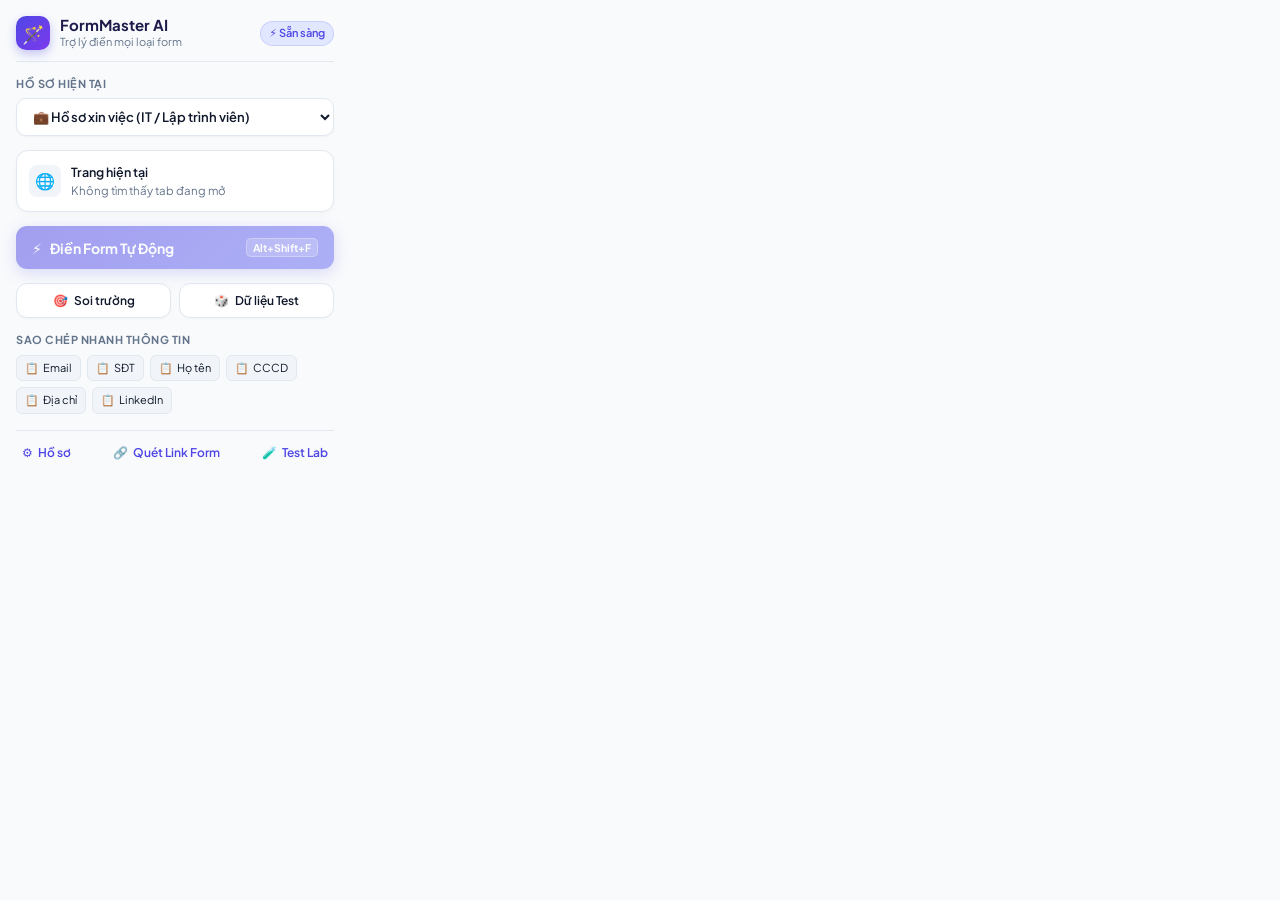
<file: popup/popup.html>
<!DOCTYPE html>
<html lang="vi">
<head>
  <meta charset="UTF-8">
  <meta name="viewport" content="width=device-width, initial-scale=1.0">
  <title>FormMaster AI</title>
  <link rel="stylesheet" href="popup.css">
</head>
<body>
  <div class="popup-container">
    <!-- Header -->
    <header class="header">
      <div class="brand">
        <div class="logo-icon">🪄</div>
        <div>
          <h1 class="brand-title">FormMaster AI</h1>
          <p class="brand-subtitle">Trợ lý điền mọi loại form</p>
        </div>
      </div>
      <span class="status-badge" id="status-badge">⚡ Sẵn sàng</span>
    </header>

    <!-- Profile Selector -->
    <div class="section profile-section">
      <label class="section-label" for="profile-select">HỒ SƠ HIỆN TẠI</label>
      <div class="select-wrapper">
        <select id="profile-select" class="custom-select">
          <option value="">Đang tải hồ sơ...</option>
        </select>
      </div>
    </div>

    <!-- Page Status Card -->
    <div class="card status-card">
      <div class="status-card-inner">
        <div class="card-icon" id="page-icon">🌐</div>
        <div class="card-info">
          <span class="card-title" id="page-title">Trang hiện tại</span>
          <span class="card-count" id="field-count">Đang quét các ô nhập...</span>
        </div>
      </div>
    </div>

    <!-- Main Action Button -->
    <button class="btn btn-primary" id="btn-fill-now">
      <span class="btn-icon">⚡</span>
      <span class="btn-text">Điền Form Tự Động</span>
      <span class="btn-shortcut">Alt+Shift+F</span>
    </button>

    <!-- Secondary Actions -->
    <div class="action-grid">
      <button class="btn btn-secondary" id="btn-highlight">
        <span>🎯</span>
        <span>Soi trường</span>
      </button>
      <button class="btn btn-secondary" id="btn-random-test">
        <span>🎲</span>
        <span>Dữ liệu Test</span>
      </button>
    </div>

    <!-- Quick Copy Drawer -->
    <div class="section quick-copy-section">
      <label class="section-label">SAO CHÉP NHANH THÔNG TIN</label>
      <div class="quick-copy-chips" id="quick-copy-chips">
        <!-- Sẽ được điền bằng JS -->
      </div>
    </div>

    <!-- Footer -->
    <footer class="footer">
      <button class="footer-link" id="link-options">
        <span>⚙️</span>
        <span>Hồ sơ</span>
      </button>
      <button class="footer-link" id="link-scanner">
        <span>🔗</span>
        <span>Quét Link Form</span>
      </button>
      <button class="footer-link" id="link-playground">
        <span>🧪</span>
        <span>Test Lab</span>
      </button>
    </footer>
  </div>

  <script src="../data/default-profiles.js"></script>
  <script src="popup.js"></script>
</body>
</html>
</file>
<file: options/options.css>
/* FormMaster AI - Dashboard & Options Stylesheet */
@import url('https://fonts.googleapis.com/css2?family=Plus+Jakarta+Sans:wght@300;400;500;600;700;800&family=JetBrains+Mono:wght@400;500;600&display=swap');

:root {
  --primary: #6366f1;
  --primary-hover: #4f46e5;
  --primary-glow: rgba(99, 102, 241, 0.35);
  --accent: #06b6d4;
  --accent-purple: #8b5cf6;
  --success: #10b981;
  --danger: #ef4444;
  --warning: #f59e0b;

  /* Dark Theme Tokens (Default) */
  --bg-app: #090d16;
  --bg-sidebar: #0f1523;
  --bg-topbar: rgba(15, 21, 35, 0.8);
  --bg-card: #131b2e;
  --bg-card-subtle: #182238;
  --bg-input: #0c121e;
  --border: rgba(255, 255, 255, 0.08);
  --border-focus: #6366f1;
  --text-main: #f8fafc;
  --text-muted: #94a3b8;
  --text-dim: #64748b;
  --shadow-card: 0 10px 30px -5px rgba(0, 0, 0, 0.4);
}

body.theme-light {
  --bg-app: #f8fafc;
  --bg-sidebar: #ffffff;
  --bg-topbar: rgba(255, 255, 255, 0.85);
  --bg-card: #ffffff;
  --bg-card-subtle: #f1f5f9;
  --bg-input: #ffffff;
  --border: #e2e8f0;
  --border-focus: #6366f1;
  --text-main: #0f172a;
  --text-muted: #475569;
  --text-dim: #94a3b8;
  --shadow-card: 0 10px 25px -5px rgba(0, 0, 0, 0.05);
}

* {
  box-sizing: border-box;
  margin: 0;
  padding: 0;
}

body {
  font-family: 'Plus Jakarta Sans', system-ui, -apple-system, sans-serif;
  background-color: var(--bg-app);
  color: var(--text-main);
  min-height: 100vh;
  line-height: 1.5;
  transition: background-color 0.3s ease, color 0.3s ease;
}

/* App Layout */
.app-layout {
  display: flex;
  min-height: 100vh;
}

/* Sidebar */
.sidebar {
  width: 260px;
  background-color: var(--bg-sidebar);
  border-right: 1px solid var(--border);
  display: flex;
  flex-direction: column;
  flex-shrink: 0;
  position: sticky;
  top: 0;
  height: 100vh;
  z-index: 20;
}

.sidebar-brand {
  padding: 24px 20px;
  display: flex;
  align-items: center;
  gap: 12px;
  border-bottom: 1px solid var(--border);
}

.brand-logo {
  width: 42px;
  height: 42px;
  border-radius: 12px;
  background: linear-gradient(135deg, #4f46e5 0%, #7c3aed 100%);
  display: flex;
  align-items: center;
  justify-content: center;
  font-size: 22px;
  box-shadow: 0 4px 14px var(--primary-glow);
}

.brand-text h2 {
  font-size: 16px;
  font-weight: 700;
  letter-spacing: -0.3px;
  color: var(--text-main);
  line-height: 1.2;
}

.brand-text span {
  font-size: 11px;
  color: var(--text-dim);
  font-weight: 500;
}

.nav-menu {
  padding: 16px 12px;
  display: flex;
  flex-direction: column;
  gap: 6px;
  flex: 1;
  overflow-y: auto;
}

.nav-item {
  display: flex;
  align-items: center;
  gap: 12px;
  padding: 11px 14px;
  border-radius: 10px;
  background: transparent;
  border: none;
  color: var(--text-muted);
  font-family: inherit;
  font-size: 13.5px;
  font-weight: 600;
  cursor: pointer;
  transition: all 0.2s cubic-bezier(0.4, 0, 0.2, 1);
  text-align: left;
  position: relative;
}

.nav-item:hover {
  background: var(--bg-card-subtle);
  color: var(--text-main);
}

.nav-item.active {
  background: linear-gradient(90deg, rgba(99, 102, 241, 0.15) 0%, rgba(99, 102, 241, 0.05) 100%);
  color: var(--primary);
  border-left: 3px solid var(--primary);
}

.nav-icon {
  font-size: 16px;
  width: 20px;
  text-align: center;
}

.nav-pill {
  margin-left: auto;
  font-size: 9.5px;
  font-weight: 800;
  background: #ec4899;
  color: #fff;
  padding: 2px 6px;
  border-radius: 9999px;
  letter-spacing: 0.5px;
}

.sidebar-footer {
  padding: 16px;
  border-top: 1px solid var(--border);
  display: flex;
  flex-direction: column;
  gap: 10px;
}

.theme-toggle {
  display: flex;
  align-items: center;
  gap: 10px;
  padding: 8px 12px;
  background: var(--bg-card-subtle);
  border-radius: 8px;
  cursor: pointer;
  font-size: 12.5px;
  font-weight: 600;
  color: var(--text-muted);
  transition: all 0.2s;
}

.theme-toggle:hover {
  color: var(--text-main);
}

.shortcut-tip {
  font-size: 11.5px;
  color: var(--text-dim);
  text-align: center;
}

.shortcut-tip kbd {
  background: var(--bg-card-subtle);
  color: var(--text-muted);
  padding: 2px 6px;
  border-radius: 4px;
  border: 1px solid var(--border);
  font-family: 'JetBrains Mono', monospace;
  font-size: 11px;
}

/* Main Content Area */
.main-content {
  flex: 1;
  display: flex;
  flex-direction: column;
  min-width: 0;
  background: var(--bg-app);
}

/* Topbar */
.topbar {
  display: flex;
  align-items: center;
  justify-content: space-between;
  padding: 20px 32px;
  background: var(--bg-topbar);
  backdrop-filter: blur(12px);
  -webkit-backdrop-filter: blur(12px);
  border-bottom: 1px solid var(--border);
  position: sticky;
  top: 0;
  z-index: 10;
}

.topbar-left h1 {
  font-size: 22px;
  font-weight: 800;
  letter-spacing: -0.5px;
  color: var(--text-main);
}

.topbar-left p {
  font-size: 13px;
  color: var(--text-muted);
}

.topbar-right {
  display: flex;
  align-items: center;
  gap: 12px;
}

/* Buttons */
.btn {
  display: inline-flex;
  align-items: center;
  justify-content: center;
  gap: 8px;
  padding: 10px 18px;
  border-radius: 10px;
  font-family: inherit;
  font-size: 13.5px;
  font-weight: 600;
  cursor: pointer;
  outline: none;
  transition: all 0.2s cubic-bezier(0.4, 0, 0.2, 1);
  border: 1px solid transparent;
}

.btn-primary {
  background: linear-gradient(135deg, #4f46e5 0%, #6366f1 100%);
  color: #ffffff;
  box-shadow: 0 4px 14px var(--primary-glow);
}

.btn-primary:hover {
  transform: translateY(-1px);
  box-shadow: 0 6px 20px rgba(99, 102, 241, 0.45);
}

.btn-primary:active {
  transform: translateY(0);
}

.btn-secondary {
  background: var(--bg-card-subtle);
  color: var(--text-main);
  border-color: var(--border);
}

.btn-secondary:hover {
  background: var(--border);
}

.btn-outline {
  background: transparent;
  color: var(--text-main);
  border-color: var(--border);
}

.btn-outline:hover {
  background: var(--bg-card-subtle);
}

.btn-danger {
  background: rgba(239, 68, 68, 0.15);
  color: #f87171;
  border-color: rgba(239, 68, 68, 0.3);
}

.btn-danger:hover {
  background: rgba(239, 68, 68, 0.25);
}

.btn-sm {
  padding: 6px 12px;
  font-size: 12px;
  border-radius: 7px;
}

/* Tabs */
.tab-pane {
  display: none;
  padding: 28px 32px;
  max-width: 1200px;
  width: 100%;
  margin: 0 auto;
}

.tab-pane.active {
  display: block;
  animation: fadeIn 0.25s ease forwards;
}

@keyframes fadeIn {
  from { opacity: 0; transform: translateY(6px); }
  to { opacity: 1; transform: translateY(0); }
}

/* Profile Picker Bar */
.profile-header-bar {
  display: flex;
  align-items: center;
  justify-content: space-between;
  gap: 16px;
  margin-bottom: 24px;
  padding-bottom: 16px;
  border-bottom: 1px solid var(--border);
  flex-wrap: wrap;
}

.profile-tabs-scroll {
  display: flex;
  align-items: center;
  gap: 8px;
  overflow-x: auto;
  padding-bottom: 4px;
}

.prof-tab-btn {
  padding: 8px 16px;
  border-radius: 8px;
  background: var(--bg-card);
  border: 1px solid var(--border);
  color: var(--text-muted);
  font-family: inherit;
  font-size: 13px;
  font-weight: 600;
  cursor: pointer;
  white-space: nowrap;
  transition: all 0.2s;
}

.prof-tab-btn:hover {
  border-color: var(--primary);
  color: var(--text-main);
}

.prof-tab-btn.active {
  background: var(--primary);
  color: #fff;
  border-color: var(--primary);
  box-shadow: 0 4px 12px var(--primary-glow);
}

.profile-actions-bar {
  display: flex;
  align-items: center;
  gap: 8px;
}

/* Editor Cards & Sections */
.profile-editor-container {
  display: flex;
  flex-direction: column;
  gap: 24px;
}

.editor-card {
  background: var(--bg-card);
  border: 1px solid var(--border);
  border-radius: 14px;
  padding: 20px;
  box-shadow: var(--shadow-card);
}

.profile-name-card .field-row {
  display: flex;
  gap: 20px;
  align-items: center;
  flex-wrap: wrap;
}

.flex-2 { flex: 2; min-width: 280px; }
.flex-1 { flex: 1; min-width: 220px; }

.checkbox-label {
  display: flex;
  align-items: center;
  gap: 10px;
  font-size: 13.5px;
  font-weight: 600;
  color: var(--text-main);
  cursor: pointer;
  margin-top: 20px;
}

.checkbox-label input[type="checkbox"] {
  width: 18px;
  height: 18px;
  accent-color: var(--primary);
  cursor: pointer;
}

.editor-section {
  background: var(--bg-card);
  border: 1px solid var(--border);
  border-radius: 14px;
  padding: 24px;
  box-shadow: var(--shadow-card);
}

.section-title {
  display: flex;
  align-items: center;
  gap: 10px;
  margin-bottom: 20px;
  flex-wrap: wrap;
}

.section-icon {
  font-size: 20px;
}

.section-title h3 {
  font-size: 16px;
  font-weight: 700;
  color: var(--text-main);
}

.section-desc {
  width: 100%;
  font-size: 12.5px;
  color: var(--text-dim);
  margin-top: -6px;
}

.section-grid {
  display: grid;
  grid-template-columns: repeat(auto-fill, minmax(260px, 1fr));
  gap: 16px;
}

.full-width {
  grid-column: 1 / -1;
}

/* Form Groups & Inputs */
.form-group {
  display: flex;
  flex-direction: column;
  gap: 6px;
}

.form-group label {
  font-size: 12px;
  font-weight: 600;
  color: var(--text-muted);
}

.input-text, .input-select, .input-textarea {
  width: 100%;
  padding: 10px 14px;
  background-color: var(--bg-input);
  border: 1px solid var(--border);
  border-radius: 8px;
  font-family: inherit;
  font-size: 13.5px;
  color: var(--text-main);
  outline: none;
  transition: all 0.2s;
}

.input-text:focus, .input-select:focus, .input-textarea:focus {
  border-color: var(--border-focus);
  box-shadow: 0 0 0 3px rgba(99, 102, 241, 0.15);
}

.input-select {
  cursor: pointer;
}

.input-textarea {
  resize: vertical;
  min-height: 80px;
  line-height: 1.6;
}

/* Custom Fields Table */
.custom-fields-table {
  display: flex;
  flex-direction: column;
  gap: 10px;
}

.custom-field-row {
  display: grid;
  grid-template-columns: 2fr 3fr 3fr 40px;
  gap: 10px;
  align-items: center;
  background: var(--bg-card-subtle);
  padding: 10px 14px;
  border-radius: 8px;
  border: 1px solid var(--border);
}

.btn-remove-cf {
  background: transparent;
  border: none;
  color: #f87171;
  font-size: 16px;
  cursor: pointer;
  padding: 4px;
  border-radius: 4px;
}

.btn-remove-cf:hover {
  background: rgba(239, 68, 68, 0.2);
}

/* PLAYGROUND STYLES */
.playground-intro {
  text-align: center;
  max-width: 650px;
  margin: 0 auto 28px;
}

.intro-badge {
  display: inline-block;
  font-size: 11px;
  font-weight: 800;
  letter-spacing: 0.8px;
  color: var(--accent);
  background: rgba(6, 182, 212, 0.12);
  padding: 4px 12px;
  border-radius: 9999px;
  margin-bottom: 8px;
  border: 1px solid rgba(6, 182, 212, 0.25);
}

.playground-intro h2 {
  font-size: 26px;
  font-weight: 800;
  color: var(--text-main);
  letter-spacing: -0.5px;
  margin-bottom: 8px;
}

.playground-intro p {
  font-size: 14px;
  color: var(--text-muted);
}

.playground-tabs {
  display: flex;
  align-items: center;
  justify-content: center;
  gap: 10px;
  margin-bottom: 20px;
  flex-wrap: wrap;
}

.pg-tab {
  padding: 10px 18px;
  background: var(--bg-card);
  border: 1px solid var(--border);
  color: var(--text-muted);
  border-radius: 10px;
  font-family: inherit;
  font-size: 13.5px;
  font-weight: 600;
  cursor: pointer;
  transition: all 0.2s;
}

.pg-tab:hover {
  border-color: var(--primary);
  color: var(--text-main);
}

.pg-tab.active {
  background: var(--primary);
  color: #ffffff;
  border-color: var(--primary);
  box-shadow: 0 4px 14px var(--primary-glow);
}

.playground-control-bar {
  display: flex;
  align-items: center;
  justify-content: space-between;
  background: var(--bg-card);
  border: 1px solid var(--border);
  border-radius: 12px;
  padding: 12px 20px;
  margin-bottom: 16px;
  gap: 16px;
  flex-wrap: wrap;
}

.pg-profile-select-wrap {
  display: flex;
  align-items: center;
  gap: 10px;
  font-size: 13.5px;
  font-weight: 600;
}

.input-select-inline {
  padding: 8px 12px;
  background: var(--bg-input);
  border: 1px solid var(--border);
  border-radius: 8px;
  color: var(--text-main);
  font-family: inherit;
  font-size: 13px;
  font-weight: 600;
  outline: none;
}

.pg-actions {
  display: flex;
  align-items: center;
  gap: 8px;
}

.pg-stats-bar {
  background: rgba(16, 185, 129, 0.15);
  border: 1px solid rgba(16, 185, 129, 0.3);
  color: #34d399;
  padding: 12px 18px;
  border-radius: 10px;
  display: flex;
  align-items: center;
  gap: 10px;
  font-size: 13.5px;
  font-weight: 600;
  margin-bottom: 20px;
  animation: fadeIn 0.3s ease;
}

/* Test Form Card Layout */
.test-form-wrapper {
  display: none;
}

.test-form-wrapper.active {
  display: block;
}

.test-form-card {
  background: var(--bg-card);
  border: 1px solid var(--border);
  border-radius: 16px;
  padding: 28px;
  box-shadow: var(--shadow-card);
}

.form-header {
  border-bottom: 1px solid var(--border);
  padding-bottom: 16px;
  margin-bottom: 24px;
}

.form-header h3 {
  font-size: 18px;
  font-weight: 700;
  color: var(--text-main);
  margin-bottom: 6px;
}

.form-header p {
  font-size: 13px;
  color: var(--text-muted);
}

.test-form-body {
  display: flex;
  flex-direction: column;
  gap: 18px;
}

.form-row-2 {
  display: grid;
  grid-template-columns: 1fr 1fr;
  gap: 16px;
}

.form-row-3 {
  display: grid;
  grid-template-columns: 1fr 1fr 1fr;
  gap: 16px;
}

.req {
  color: var(--danger);
  font-weight: 700;
}

/* Google Forms Simulator Special Styling */
.gform-container {
  max-width: 720px;
  margin: 0 auto;
  display: flex;
  flex-direction: column;
  gap: 14px;
}

.gform-banner {
  height: 120px;
  background: linear-gradient(135deg, #673ab7 0%, #9c27b0 100%);
  border-radius: 12px 12px 0 0;
}

.gform-header-card {
  background: var(--bg-card);
  border: 1px solid var(--border);
  border-top: 8px solid #673ab7;
  border-radius: 10px;
  padding: 24px;
  box-shadow: var(--shadow-card);
}

.gform-main-title {
  font-size: 24px;
  font-weight: 700;
  margin-bottom: 8px;
  color: var(--text-main);
}

.gform-main-desc {
  font-size: 13.5px;
  color: var(--text-muted);
  margin-bottom: 14px;
}

.gform-req-note {
  font-size: 12px;
  color: #ef4444;
}

.gform-card {
  background: var(--bg-card);
  border: 1px solid var(--border);
  border-radius: 10px;
  padding: 22px;
  box-shadow: var(--shadow-card);
}

.gform-q-title {
  font-size: 14.5px;
  font-weight: 600;
  margin-bottom: 14px;
  color: var(--text-main);
}

.gform-radio-group {
  display: flex;
  flex-direction: column;
  gap: 12px;
}

.gform-radio-option {
  display: flex;
  align-items: center;
  gap: 12px;
  cursor: pointer;
  font-size: 13.5px;
  color: var(--text-main);
}

.gform-radio-circle {
  width: 20px;
  height: 20px;
  border-radius: 50%;
  border: 2px solid #94a3b8;
  position: relative;
  transition: all 0.2s;
}

.gform-radio-circle[aria-checked="true"] {
  border-color: #673ab7;
}

.gform-radio-circle[aria-checked="true"]::after {
  content: '';
  position: absolute;
  top: 3px;
  left: 3px;
  width: 10px;
  height: 10px;
  border-radius: 50%;
  background: #673ab7;
}

/* DICTIONARY STYLES */
.dict-header {
  margin-bottom: 24px;
}

.dict-header h2 {
  font-size: 22px;
  font-weight: 800;
  margin-bottom: 6px;
}

.dict-header p {
  color: var(--text-muted);
  font-size: 13.5px;
  margin-bottom: 16px;
}

.dict-search-box {
  max-width: 480px;
}

.dict-table-container {
  background: var(--bg-card);
  border: 1px solid var(--border);
  border-radius: 12px;
  overflow: hidden;
  box-shadow: var(--shadow-card);
}

.dict-table {
  width: 100%;
  border-collapse: collapse;
  text-align: left;
  font-size: 13px;
}

.dict-table th {
  background: var(--bg-card-subtle);
  padding: 14px 16px;
  font-weight: 700;
  color: var(--text-main);
  border-bottom: 1px solid var(--border);
}

.dict-table td {
  padding: 12px 16px;
  border-bottom: 1px solid var(--border);
  color: var(--text-muted);
}

.dict-table tr:hover td {
  background: rgba(255, 255, 255, 0.02);
}

.kw-badge {
  display: inline-block;
  background: var(--bg-card-subtle);
  border: 1px solid var(--border);
  padding: 2px 7px;
  border-radius: 5px;
  font-size: 11.5px;
  margin: 2px;
  color: var(--text-main);
}

/* GUIDE STYLES */
.guide-container {
  max-width: 900px;
  margin: 0 auto;
}

.guide-hero {
  text-align: center;
  margin-bottom: 32px;
}

.guide-hero-badge {
  display: inline-block;
  font-size: 11px;
  font-weight: 800;
  color: #10b981;
  background: rgba(16, 185, 129, 0.15);
  padding: 4px 12px;
  border-radius: 9999px;
  margin-bottom: 8px;
  border: 1px solid rgba(16, 185, 129, 0.3);
}

.guide-hero h2 {
  font-size: 26px;
  font-weight: 800;
  margin-bottom: 8px;
}

.guide-hero p {
  color: var(--text-muted);
  font-size: 14px;
}

.guide-steps-grid {
  display: grid;
  grid-template-columns: repeat(3, 1fr);
  gap: 20px;
  margin-bottom: 32px;
}

.step-card {
  background: var(--bg-card);
  border: 1px solid var(--border);
  border-radius: 14px;
  padding: 24px;
  position: relative;
  box-shadow: var(--shadow-card);
}

.step-num {
  width: 36px;
  height: 36px;
  border-radius: 10px;
  background: linear-gradient(135deg, #4f46e5 0%, #7c3aed 100%);
  color: #fff;
  display: flex;
  align-items: center;
  justify-content: center;
  font-weight: 800;
  font-size: 16px;
  margin-bottom: 14px;
}

.step-content h3 {
  font-size: 15px;
  font-weight: 700;
  margin-bottom: 8px;
  color: var(--text-main);
}

.step-content p {
  font-size: 13px;
  color: var(--text-muted);
  margin-bottom: 12px;
}

.code-pill {
  display: flex;
  align-items: center;
  justify-content: space-between;
  background: var(--bg-app);
  border: 1px solid var(--border);
  padding: 8px 12px;
  border-radius: 8px;
  font-family: 'JetBrains Mono', monospace;
  font-size: 12px;
  color: #38bdf8;
}

.btn-copy-path {
  background: none;
  border: none;
  cursor: pointer;
  font-size: 14px;
}

.guide-success-banner {
  background: linear-gradient(135deg, rgba(16, 185, 129, 0.15) 0%, rgba(6, 182, 212, 0.1) 100%);
  border: 1px solid rgba(16, 185, 129, 0.3);
  border-radius: 14px;
  padding: 24px;
  display: flex;
  align-items: center;
  gap: 20px;
}

.success-icon {
  font-size: 36px;
}

.guide-success-banner h4 {
  font-size: 16px;
  font-weight: 700;
  color: #34d399;
  margin-bottom: 4px;
}

.guide-success-banner p {
  font-size: 13.5px;
  color: var(--text-muted);
}

/* BACKUP STYLES */
.backup-grid {
  display: grid;
  grid-template-columns: repeat(auto-fit, minmax(280px, 1fr));
  gap: 20px;
}

.backup-card {
  background: var(--bg-card);
  border: 1px solid var(--border);
  border-radius: 16px;
  padding: 28px;
  display: flex;
  flex-direction: column;
  gap: 14px;
  box-shadow: var(--shadow-card);
}

.backup-card-icon {
  font-size: 32px;
}

.backup-card h3 {
  font-size: 17px;
  font-weight: 700;
  color: var(--text-main);
}

.backup-card p {
  font-size: 13px;
  color: var(--text-muted);
  flex: 1;
}

/* App Toast */
.app-toast {
  position: fixed;
  bottom: 24px;
  right: 24px;
  background: #0f172a;
  color: #ffffff;
  padding: 12px 20px;
  border-radius: 12px;
  box-shadow: 0 10px 30px rgba(0, 0, 0, 0.4);
  font-size: 14px;
  font-weight: 600;
  display: none;
  align-items: center;
  gap: 10px;
  z-index: 999999;
  border: 1px solid rgba(255, 255, 255, 0.15);
}

.app-toast.active {
  display: flex;
  animation: toastUp 0.25s ease forwards;
}

@keyframes toastUp {
  from { opacity: 0; transform: translateY(12px); }
  to { opacity: 1; transform: translateY(0); }
}

/* Responsive */
@media (max-width: 900px) {
  .app-layout {
    flex-direction: column;
  }
  .sidebar {
    width: 100%;
    height: auto;
    position: relative;
  }
  .guide-steps-grid {
    grid-template-columns: 1fr;
  }
  .form-row-2, .form-row-3 {
    grid-template-columns: 1fr;
  }
}

/* SCANNER TAB STYLES */
.scanner-hero {
  text-align: center;
  max-width: 700px;
  margin: 0 auto 28px;
}

.scanner-input-card {
  background: var(--bg-card);
  border: 1px solid var(--border);
  border-radius: 16px;
  padding: 24px;
  box-shadow: var(--shadow-card);
  margin-bottom: 24px;
}

.scanner-input-group {
  display: flex;
  flex-direction: column;
  gap: 16px;
}

.scanner-url-field {
  display: flex;
  align-items: center;
  gap: 12px;
  background: var(--bg-input);
  border: 1.5px solid var(--border);
  border-radius: 12px;
  padding: 6px 8px 6px 16px;
  transition: all 0.2s;
}

.scanner-url-field:focus-within {
  border-color: var(--primary);
  box-shadow: 0 0 0 3px var(--primary-glow);
}

.url-icon {
  font-size: 18px;
}

.input-text-lg {
  flex: 1;
  background: transparent;
  border: none;
  font-family: inherit;
  font-size: 14.5px;
  color: var(--text-main);
  outline: none;
}

.btn-lg {
  padding: 12px 24px;
  font-size: 14px;
  font-weight: 700;
  border-radius: 10px;
}

.scanner-options-row {
  display: flex;
  align-items: center;
  justify-content: space-between;
  flex-wrap: wrap;
  gap: 12px;
  padding-top: 6px;
}

.scanner-profile-picker {
  display: flex;
  align-items: center;
  gap: 10px;
  font-size: 13px;
  color: var(--text-muted);
  font-weight: 600;
}

.scanner-demo-links {
  display: flex;
  align-items: center;
  gap: 8px;
  font-size: 12.5px;
  color: var(--text-dim);
}

.btn-demo-link {
  background: var(--bg-card-subtle);
  border: 1px solid var(--border);
  color: var(--primary);
  padding: 4px 10px;
  border-radius: 6px;
  font-family: inherit;
  font-size: 12px;
  font-weight: 600;
  cursor: pointer;
  transition: all 0.15s;
}

.btn-demo-link:hover {
  background: var(--primary);
  color: #fff;
  border-color: var(--primary);
}

.scanner-loading {
  text-align: center;
  padding: 40px 20px;
  background: var(--bg-card);
  border: 1px solid var(--border);
  border-radius: 16px;
  margin-bottom: 24px;
}

.spinner {
  width: 40px;
  height: 40px;
  border: 3px solid rgba(99, 102, 241, 0.2);
  border-top-color: var(--primary);
  border-radius: 50%;
  animation: spin 0.8s linear infinite;
  margin: 0 auto 16px;
}

@keyframes spin {
  to { transform: rotate(360deg); }
}

.form-summary-card {
  display: flex;
  align-items: center;
  justify-content: space-between;
  background: var(--bg-card);
  border: 1px solid var(--border);
  border-left: 5px solid #673ab7;
  border-radius: 14px;
  padding: 18px 22px;
  margin-bottom: 20px;
  gap: 16px;
  flex-wrap: wrap;
}

.summary-left {
  display: flex;
  align-items: center;
  gap: 14px;
}

.form-badge-icon {
  font-size: 28px;
}

.form-summary-card h3 {
  font-size: 17px;
  font-weight: 700;
  color: var(--text-main);
  margin-bottom: 4px;
}

.form-summary-card p {
  font-size: 13px;
  color: var(--text-muted);
}

.badge-count {
  background: rgba(99, 102, 241, 0.15);
  color: var(--primary);
  padding: 6px 14px;
  border-radius: 9999px;
  font-size: 12.5px;
  font-weight: 700;
  border: 1px solid rgba(99, 102, 241, 0.3);
}

.scanned-table-wrap {
  background: var(--bg-card);
  border: 1px solid var(--border);
  border-radius: 14px;
  overflow: hidden;
  margin-bottom: 24px;
  box-shadow: var(--shadow-card);
}

.scanned-table {
  width: 100%;
  border-collapse: collapse;
  text-align: left;
}

.scanned-table th {
  background: var(--bg-card-subtle);
  padding: 14px 18px;
  font-weight: 700;
  font-size: 13px;
  color: var(--text-main);
  border-bottom: 1px solid var(--border);
}

.scanned-table td {
  padding: 14px 18px;
  border-bottom: 1px solid var(--border);
  font-size: 13px;
  color: var(--text-muted);
  vertical-align: middle;
}

.scanned-table tr:hover td {
  background: rgba(255, 255, 255, 0.02);
}

.scanner-actions-bar {
  display: flex;
  align-items: center;
  gap: 12px;
  flex-wrap: wrap;
}

.input-text-scan, .input-select-scan {
  width: 100%;
  padding: 8px 12px;
  background: var(--bg-card-subtle);
  border: 1px solid var(--border);
  border-radius: 8px;
  color: var(--text-main);
  font-family: inherit;
  font-size: 13px;
  transition: all 0.2s;
  box-sizing: border-box;
}

.input-text-scan:focus, .input-select-scan:focus {
  outline: none;
  border-color: var(--primary);
  box-shadow: 0 0 0 2px rgba(99, 102, 241, 0.2);
}

.input-textarea-scan {
  resize: vertical;
  min-height: 48px;
}

.badge-qtype {
  display: inline-block;
  padding: 3px 8px;
  background: rgba(148, 163, 184, 0.15);
  border-radius: 6px;
  font-size: 11.5px;
  font-weight: 600;
  color: var(--text-muted);
}

.entry-tag {
  display: inline-block;
  font-family: monospace;
  font-size: 11px;
  color: var(--text-dim);
  background: rgba(255, 255, 255, 0.05);
  padding: 2px 6px;
  border-radius: 4px;
  margin-top: 4px;
}

.badge-confidence {
  display: inline-flex;
  align-items: center;
  gap: 4px;
  padding: 4px 10px;
  border-radius: 9999px;
  font-size: 11.5px;
  font-weight: 700;
  white-space: nowrap;
}

.badge-confidence.badge-high {
  background: rgba(16, 185, 129, 0.15);
  color: #10b981;
  border: 1px solid rgba(16, 185, 129, 0.3);
}

.badge-confidence.badge-mid {
  background: rgba(245, 158, 11, 0.15);
  color: #f59e0b;
  border: 1px solid rgba(245, 158, 11, 0.3);
}

.badge-confidence.badge-none {
  background: rgba(148, 163, 184, 0.15);
  color: var(--text-dim);
  border: 1px solid var(--border);
}

.prefilled-url-box {
  margin-top: 16px;
  padding: 12px 16px;
  background: var(--bg-card-subtle);
  border: 1px dashed var(--border);
  border-radius: 10px;
  display: flex;
  align-items: center;
  gap: 12px;
}

.prefilled-url-text {
  font-family: monospace;
  font-size: 12px;
  color: var(--text-dim);
  white-space: nowrap;
  overflow: hidden;
  text-overflow: ellipsis;
  flex: 1;
}
</file>
<file: content/floating-widget.css>
/* FormMaster AI - Floating Widget Styles (Shadow DOM Isolated) */

:host {
  all: initial;
  position: fixed;
  z-index: 2147483647;
  bottom: 24px;
  right: 24px;
  font-family: system-ui, -apple-system, BlinkMacSystemFont, 'Segoe UI', Roboto, Helvetica, Arial, sans-serif;
  color: #0f172a;
  direction: ltr;
  user-select: none;
  font-size: 14px;
  line-height: 1.5;
}

*, *::before, *::after {
  box-sizing: border-box;
  margin: 0;
  padding: 0;
}

/* Floating Trigger Button */
.fm-trigger-btn {
  display: flex;
  align-items: center;
  gap: 8px;
  background: linear-gradient(135deg, #4f46e5 0%, #7c3aed 100%);
  color: #ffffff;
  padding: 10px 16px;
  border-radius: 9999px;
  box-shadow: 0 10px 25px -5px rgba(79, 70, 229, 0.45), 0 8px 10px -6px rgba(79, 70, 229, 0.35);
  cursor: grab;
  transition: transform 0.2s cubic-bezier(0.4, 0, 0.2, 1), box-shadow 0.2s cubic-bezier(0.4, 0, 0.2, 1);
  border: 1px solid rgba(255, 255, 255, 0.25);
}

.fm-trigger-btn:hover {
  transform: translateY(-2px) scale(1.02);
  box-shadow: 0 15px 30px -5px rgba(79, 70, 229, 0.55), 0 10px 12px -6px rgba(79, 70, 229, 0.45);
}

.fm-trigger-btn:active {
  cursor: grabbing;
  transform: translateY(0) scale(0.98);
}

.fm-icon {
  font-size: 18px;
  line-height: 1;
  display: inline-flex;
  align-items: center;
  justify-content: center;
}

.fm-title {
  font-weight: 700;
  font-size: 13.5px;
  letter-spacing: -0.2px;
}

.fm-badge {
  background: rgba(255, 255, 255, 0.25);
  color: #ffffff;
  font-size: 11px;
  font-weight: 700;
  padding: 2px 7px;
  border-radius: 9999px;
  margin-left: 2px;
  border: 1px solid rgba(255, 255, 255, 0.35);
}

/* Floating Expanded Panel */
.fm-panel {
  display: none;
  position: absolute;
  bottom: 56px;
  right: 0;
  width: 320px;
  background: #ffffff;
  border: 1px solid #e2e8f0;
  border-radius: 18px;
  box-shadow: 0 20px 40px -10px rgba(0, 0, 0, 0.2), 0 1px 3px rgba(0, 0, 0, 0.08);
  overflow: hidden;
  animation: fmFadeInUp 0.2s cubic-bezier(0.16, 1, 0.3, 1) forwards;
}

.fm-panel.active {
  display: block;
}

@keyframes fmFadeInUp {
  from {
    opacity: 0;
    transform: translateY(12px) scale(0.97);
  }
  to {
    opacity: 1;
    transform: translateY(0) scale(1);
  }
}

/* Panel Header */
.fm-panel-header {
  display: flex;
  align-items: center;
  justify-content: space-between;
  padding: 14px 16px;
  background: #f8fafc;
  border-bottom: 1px solid #f1f5f9;
}

.fm-header-info {
  display: flex;
  align-items: center;
  gap: 8px;
}

.fm-header-title {
  font-size: 14px;
  font-weight: 700;
  color: #1e1b4b;
}

.fm-close-btn {
  background: transparent;
  border: none;
  color: #94a3b8;
  font-size: 18px;
  cursor: pointer;
  padding: 4px;
  border-radius: 6px;
  line-height: 1;
  transition: background-color 0.15s, color 0.15s;
}

.fm-close-btn:hover {
  background: #f1f5f9;
  color: #475569;
}

/* Panel Body */
.fm-panel-body {
  padding: 14px 16px;
  display: flex;
  flex-direction: column;
  gap: 12px;
}

.fm-field-group {
  display: flex;
  flex-direction: column;
  gap: 6px;
}

.fm-label {
  font-size: 11px;
  font-weight: 600;
  text-transform: uppercase;
  letter-spacing: 0.5px;
  color: #64748b;
}

.fm-select {
  width: 100%;
  padding: 8px 12px;
  border-radius: 10px;
  border: 1px solid #e2e8f0;
  background-color: #f8fafc;
  color: #0f172a;
  font-size: 13px;
  font-weight: 500;
  outline: none;
  cursor: pointer;
  transition: border-color 0.2s;
}

.fm-select:focus {
  border-color: #6366f1;
  background-color: #ffffff;
}

/* Action Buttons */
.fm-btn-primary {
  display: flex;
  align-items: center;
  justify-content: center;
  gap: 8px;
  width: 100%;
  background: linear-gradient(135deg, #4f46e5 0%, #6366f1 100%);
  color: #ffffff;
  padding: 11px 16px;
  border-radius: 12px;
  font-weight: 600;
  font-size: 13.5px;
  border: none;
  cursor: pointer;
  box-shadow: 0 4px 12px rgba(79, 70, 229, 0.3);
  transition: transform 0.2s, box-shadow 0.2s;
}

.fm-btn-primary:hover {
  transform: translateY(-1px);
  box-shadow: 0 6px 16px rgba(79, 70, 229, 0.4);
}

.fm-btn-secondary {
  display: flex;
  align-items: center;
  justify-content: center;
  gap: 8px;
  width: 100%;
  background: #f1f5f9;
  color: #334155;
  padding: 9px 14px;
  border-radius: 10px;
  font-weight: 600;
  font-size: 12.5px;
  border: 1px solid #e2e8f0;
  cursor: pointer;
  transition: background-color 0.15s;
}

.fm-btn-secondary:hover {
  background: #e2e8f0;
  color: #0f172a;
}

.fm-action-grid {
  display: grid;
  grid-template-columns: 1fr 1fr;
  gap: 8px;
}

/* Panel Footer */
.fm-panel-footer {
  display: flex;
  align-items: center;
  justify-content: space-between;
  padding: 10px 16px;
  background: #f8fafc;
  border-top: 1px solid #f1f5f9;
  font-size: 11.5px;
  color: #64748b;
}

.fm-link {
  color: #4f46e5;
  text-decoration: none;
  font-weight: 600;
  cursor: pointer;
}

.fm-link:hover {
  text-decoration: underline;
}

/* Isolated Toast Notification */
.fm-toast {
  position: fixed;
  top: 24px;
  right: 24px;
  z-index: 2147483647;
  background: #0f172a;
  color: #ffffff;
  padding: 12px 18px;
  border-radius: 12px;
  box-shadow: 0 10px 25px -5px rgba(0, 0, 0, 0.35);
  display: flex;
  align-items: center;
  gap: 10px;
  font-size: 13.5px;
  font-weight: 500;
  animation: fmToastIn 0.3s cubic-bezier(0.16, 1, 0.3, 1) forwards;
  max-width: 380px;
  border: 1px solid rgba(255, 255, 255, 0.15);
  font-family: system-ui, -apple-system, sans-serif;
}

@keyframes fmToastIn {
  from {
    opacity: 0;
    transform: translateY(-16px);
  }
  to {
    opacity: 1;
    transform: translateY(0);
  }
}
</file>
<file: popup/popup.css>
/* FormMaster AI - Popup Stylesheet */
@import url('https://fonts.googleapis.com/css2?family=Plus+Jakarta+Sans:wght@400;500;600;700&display=swap');

:root {
  --primary: #4f46e5;
  --primary-hover: #4338ca;
  --primary-light: #e0e7ff;
  --accent: #06b6d4;
  --bg-main: #f8fafc;
  --card-bg: #ffffff;
  --text-main: #0f172a;
  --text-muted: #64748b;
  --border: #e2e8f0;
  --success: #10b981;
  --success-bg: #ecfdf5;
}

* {
  box-sizing: border-box;
  margin: 0;
  padding: 0;
}

body {
  width: 350px;
  min-height: 480px;
  font-family: 'Plus Jakarta Sans', system-ui, -apple-system, sans-serif;
  background-color: var(--bg-main);
  color: var(--text-main);
  font-size: 13px;
  line-height: 1.5;
  overflow-x: hidden;
}

.popup-container {
  padding: 16px;
  display: flex;
  flex-direction: column;
  gap: 14px;
}

/* Header */
.header {
  display: flex;
  align-items: center;
  justify-content: space-between;
  padding-bottom: 10px;
  border-bottom: 1px solid var(--border);
}

.brand {
  display: flex;
  align-items: center;
  gap: 10px;
}

.logo-icon {
  width: 34px;
  height: 34px;
  background: linear-gradient(135deg, #4f46e5 0%, #7c3aed 100%);
  border-radius: 10px;
  display: flex;
  align-items: center;
  justify-content: center;
  font-size: 18px;
  box-shadow: 0 4px 10px rgba(79, 70, 229, 0.3);
}

.brand-title {
  font-size: 15px;
  font-weight: 700;
  color: #1e1b4b;
  line-height: 1.2;
}

.brand-subtitle {
  font-size: 11px;
  color: var(--text-muted);
}

.status-badge {
  font-size: 11px;
  font-weight: 600;
  color: var(--primary);
  background: var(--primary-light);
  padding: 3px 8px;
  border-radius: 9999px;
  border: 1px solid rgba(79, 70, 229, 0.15);
}

/* Section Common */
.section {
  display: flex;
  flex-direction: column;
  gap: 6px;
}

.section-label {
  font-size: 11px;
  font-weight: 700;
  letter-spacing: 0.5px;
  color: var(--text-muted);
}

/* Custom Select */
.select-wrapper {
  position: relative;
}

.custom-select {
  width: 100%;
  padding: 9px 12px;
  background-color: var(--card-bg);
  border: 1.5px solid var(--border);
  border-radius: 10px;
  font-family: inherit;
  font-size: 13px;
  font-weight: 600;
  color: var(--text-main);
  outline: none;
  cursor: pointer;
  transition: all 0.2s;
  box-shadow: 0 1px 2px rgba(0, 0, 0, 0.04);
}

.custom-select:focus {
  border-color: var(--primary);
  box-shadow: 0 0 0 3px rgba(79, 70, 229, 0.15);
}

/* Status Card */
.status-card {
  background: var(--card-bg);
  border: 1px solid var(--border);
  border-radius: 12px;
  padding: 12px;
  box-shadow: 0 2px 6px rgba(0, 0, 0, 0.03);
}

.status-card-inner {
  display: flex;
  align-items: center;
  gap: 10px;
}

.card-icon {
  width: 32px;
  height: 32px;
  background: #f1f5f9;
  border-radius: 8px;
  display: flex;
  align-items: center;
  justify-content: center;
  font-size: 16px;
}

.card-info {
  display: flex;
  flex-direction: column;
  overflow: hidden;
}

.card-title {
  font-size: 12.5px;
  font-weight: 600;
  color: var(--text-main);
  white-space: nowrap;
  text-overflow: ellipsis;
  overflow: hidden;
}

.card-count {
  font-size: 11.5px;
  color: var(--text-muted);
}

/* Buttons */
.btn {
  display: flex;
  align-items: center;
  justify-content: center;
  font-family: inherit;
  cursor: pointer;
  outline: none;
  transition: all 0.2s cubic-bezier(0.4, 0, 0.2, 1);
  border-radius: 11px;
}

.btn-primary {
  gap: 8px;
  padding: 12px 16px;
  background: linear-gradient(135deg, #4f46e5 0%, #6366f1 100%);
  color: #ffffff;
  border: none;
  font-size: 14px;
  font-weight: 700;
  box-shadow: 0 4px 14px rgba(79, 70, 229, 0.35);
  position: relative;
}

.btn-primary:hover {
  transform: translateY(-1px);
  box-shadow: 0 6px 20px rgba(79, 70, 229, 0.45);
}

.btn-primary:active {
  transform: translateY(0);
}

.btn-shortcut {
  margin-left: auto;
  font-size: 10.5px;
  background: rgba(255, 255, 255, 0.2);
  padding: 2px 6px;
  border-radius: 5px;
  border: 1px solid rgba(255, 255, 255, 0.3);
}

.action-grid {
  display: grid;
  grid-template-columns: 1fr 1fr;
  gap: 8px;
}

.btn-secondary {
  gap: 6px;
  padding: 9px 12px;
  background: var(--card-bg);
  border: 1px solid var(--border);
  color: var(--text-main);
  font-size: 12px;
  font-weight: 600;
  box-shadow: 0 1px 2px rgba(0, 0, 0, 0.03);
}

.btn-secondary:hover {
  background: #f1f5f9;
  border-color: #cbd5e1;
}

/* Quick Copy Chips */
.quick-copy-chips {
  display: flex;
  flex-wrap: wrap;
  gap: 6px;
}

.copy-chip {
  display: inline-flex;
  align-items: center;
  gap: 4px;
  background: #f1f5f9;
  border: 1px solid var(--border);
  border-radius: 6px;
  padding: 4px 8px;
  font-size: 11px;
  color: var(--text-main);
  cursor: pointer;
  transition: all 0.15s;
}

.copy-chip:hover {
  background: var(--primary-light);
  border-color: #c7d2fe;
  color: var(--primary);
}

/* Footer */
.footer {
  display: flex;
  align-items: center;
  justify-content: space-between;
  padding-top: 10px;
  border-top: 1px solid var(--border);
  margin-top: 2px;
}

.footer-link {
  background: none;
  border: none;
  display: flex;
  align-items: center;
  gap: 5px;
  color: var(--primary);
  font-family: inherit;
  font-size: 12px;
  font-weight: 600;
  cursor: pointer;
  padding: 4px 6px;
  border-radius: 6px;
  transition: background 0.15s;
}

.footer-link:hover {
  background: var(--primary-light);
}
</file>
